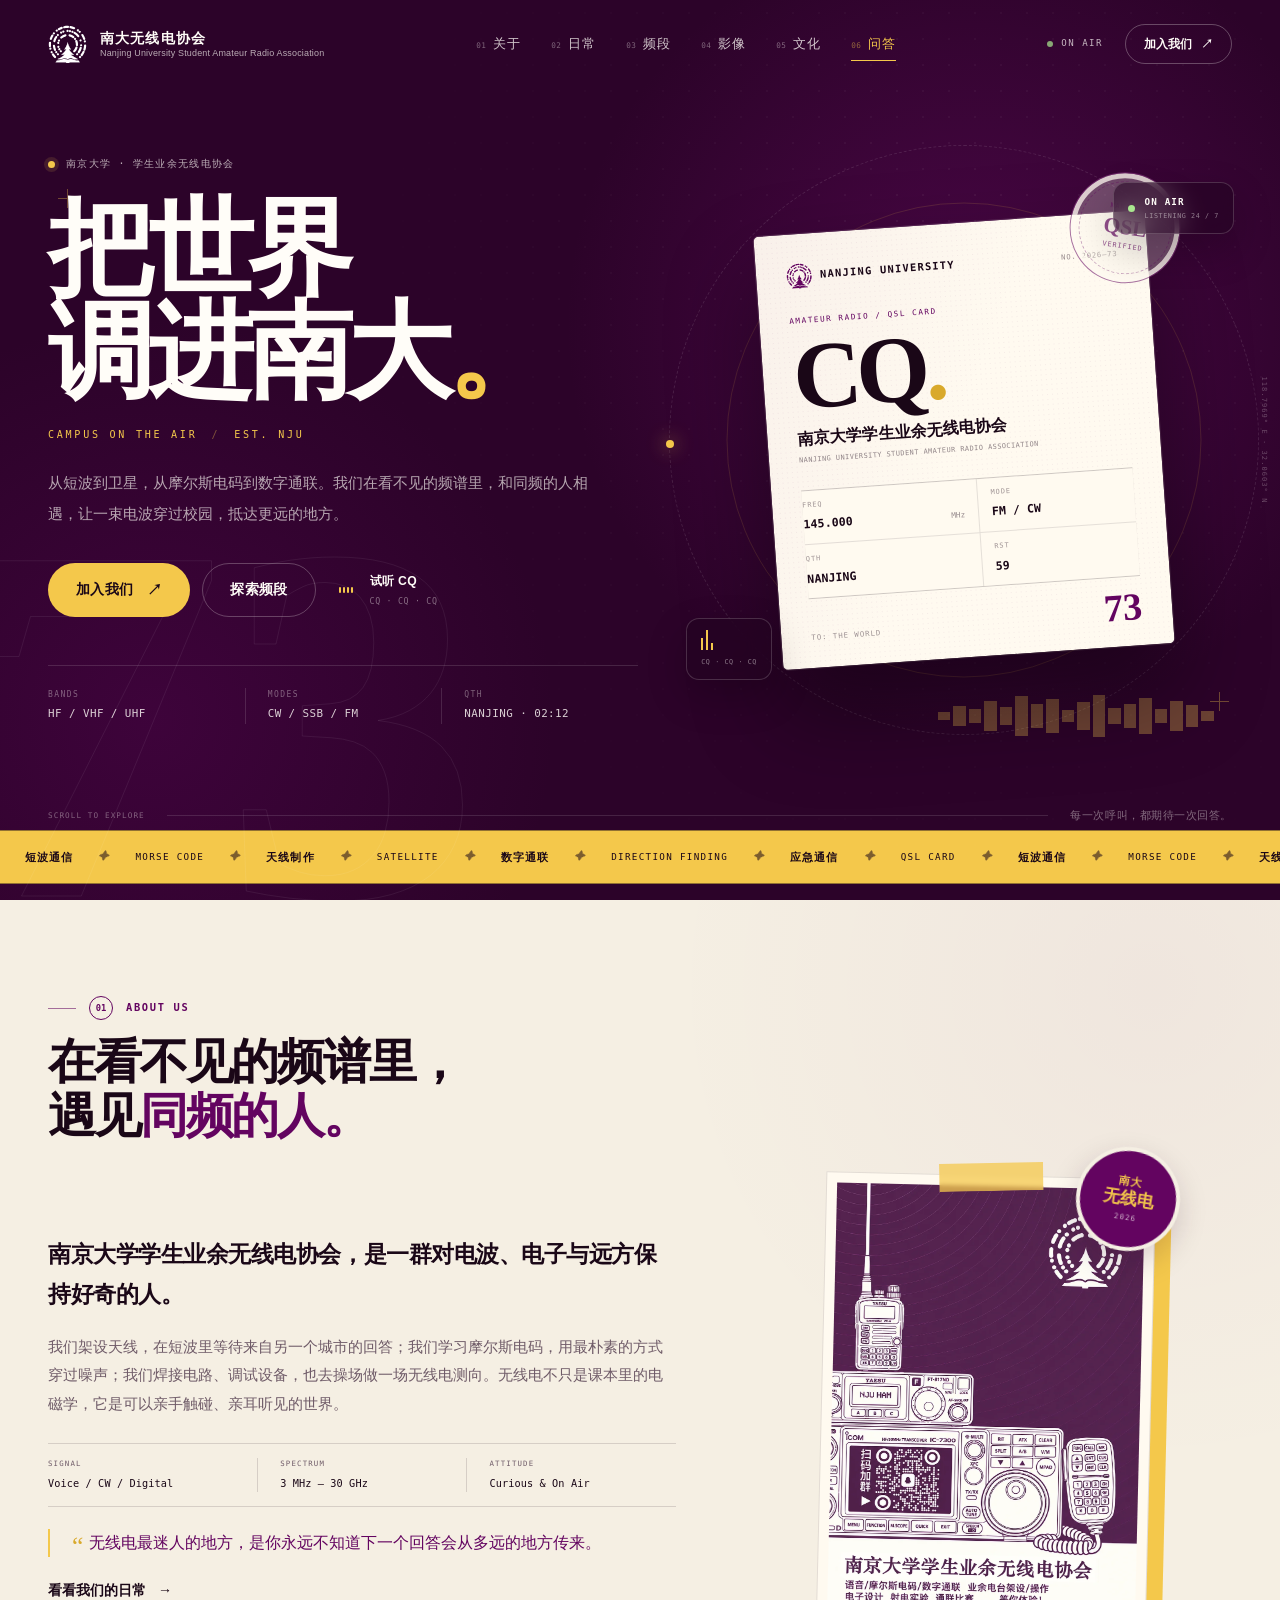
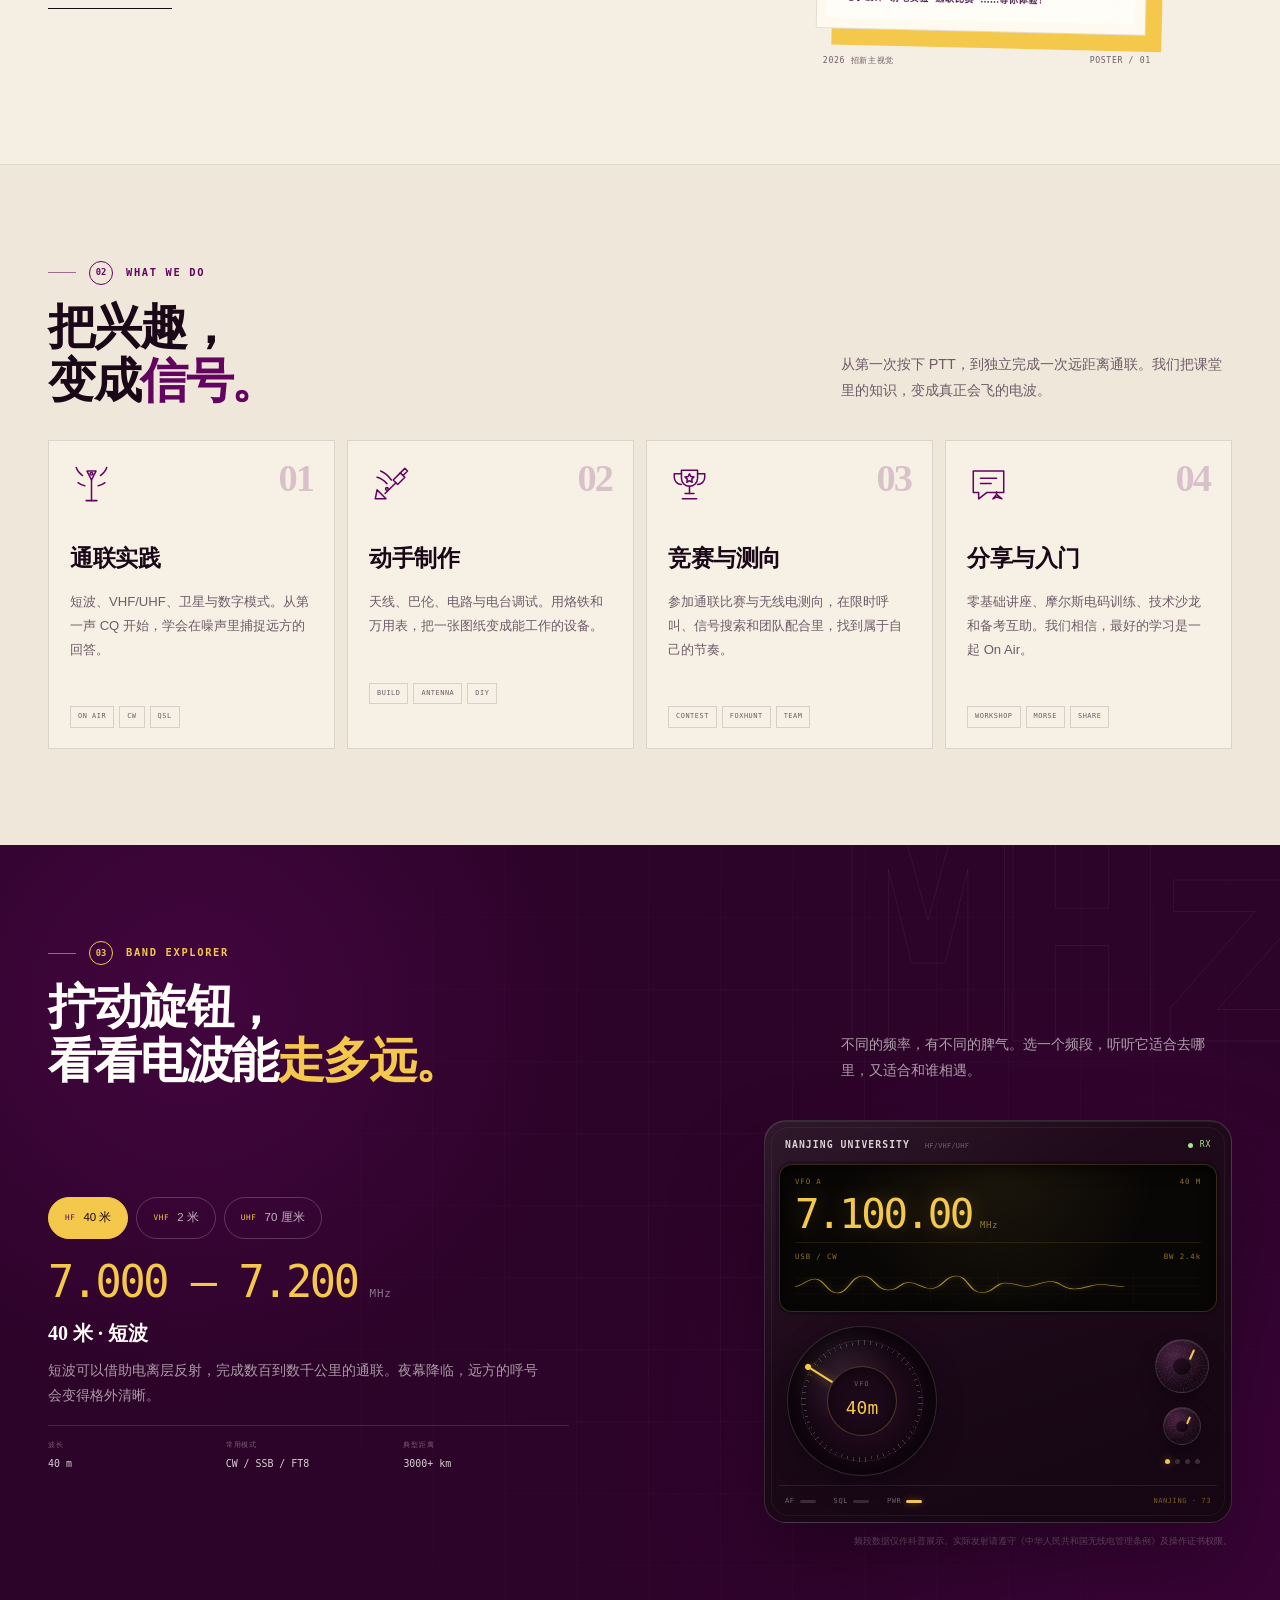
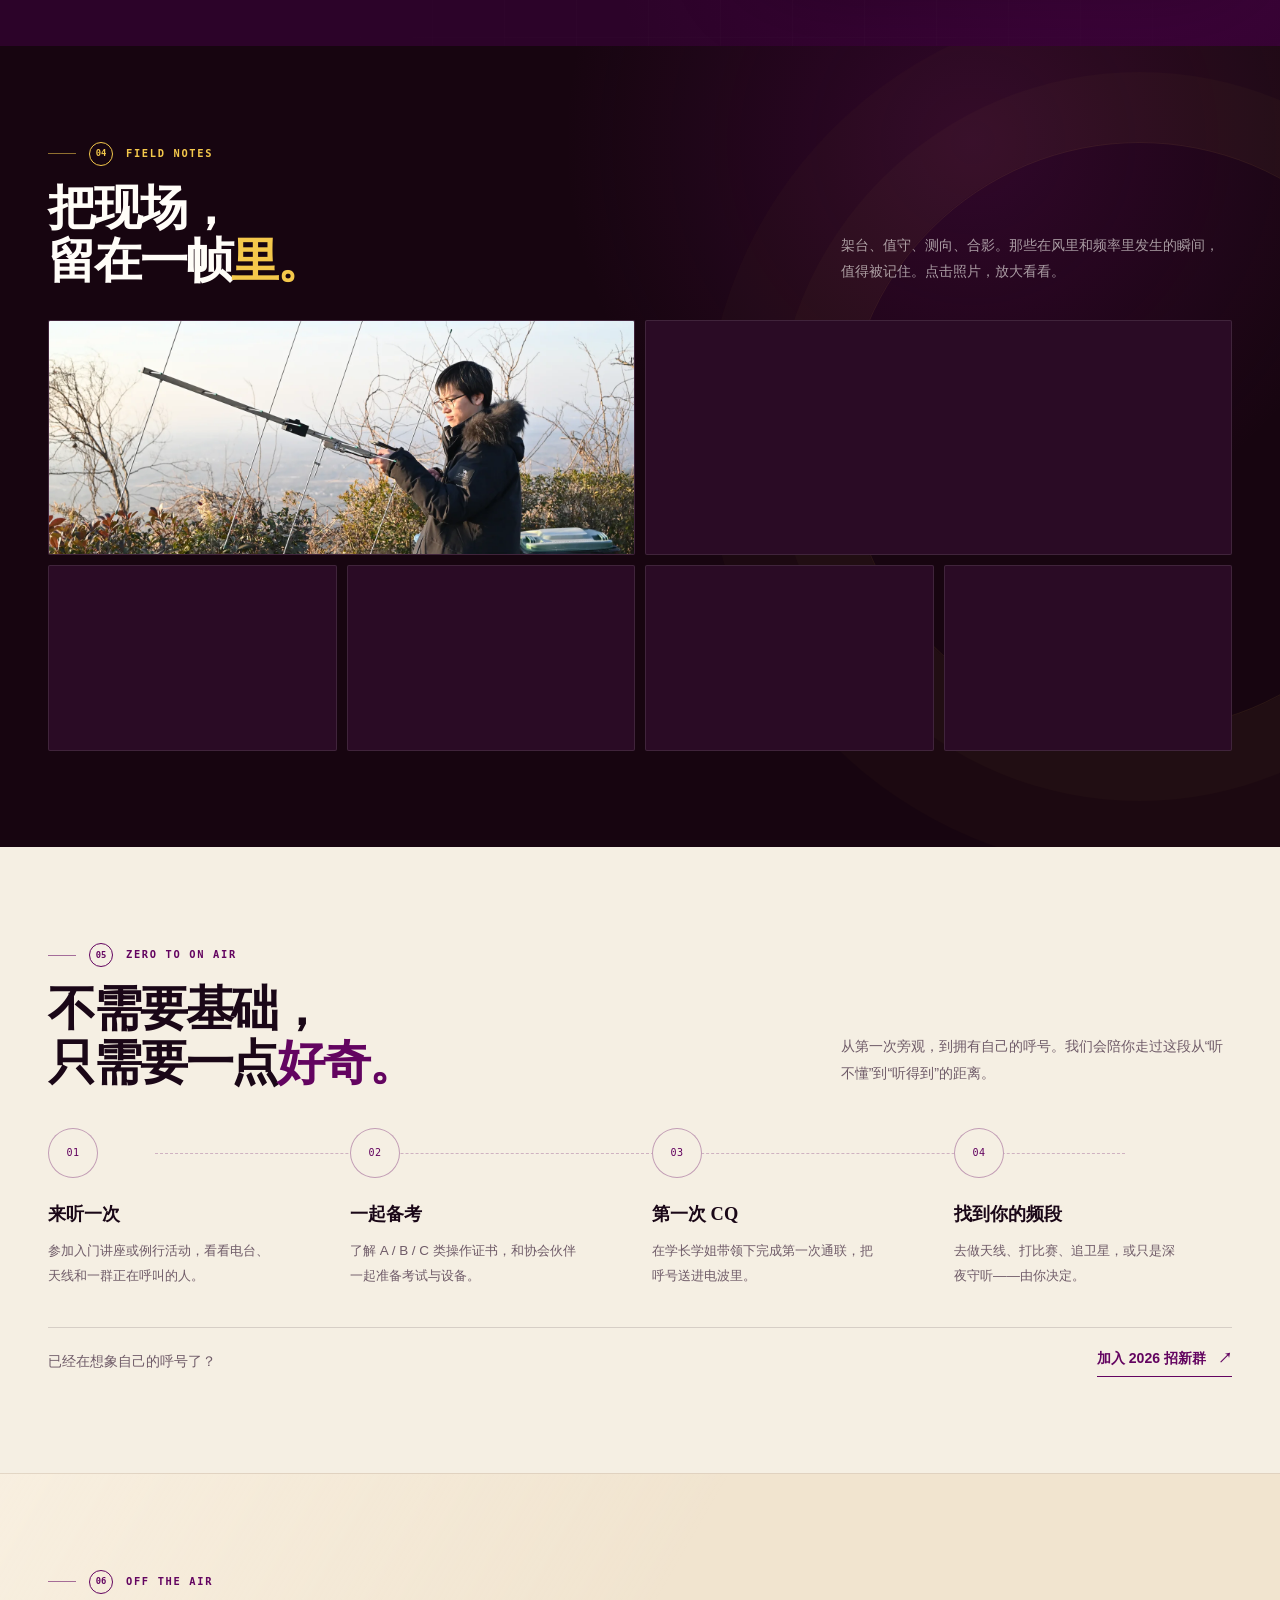
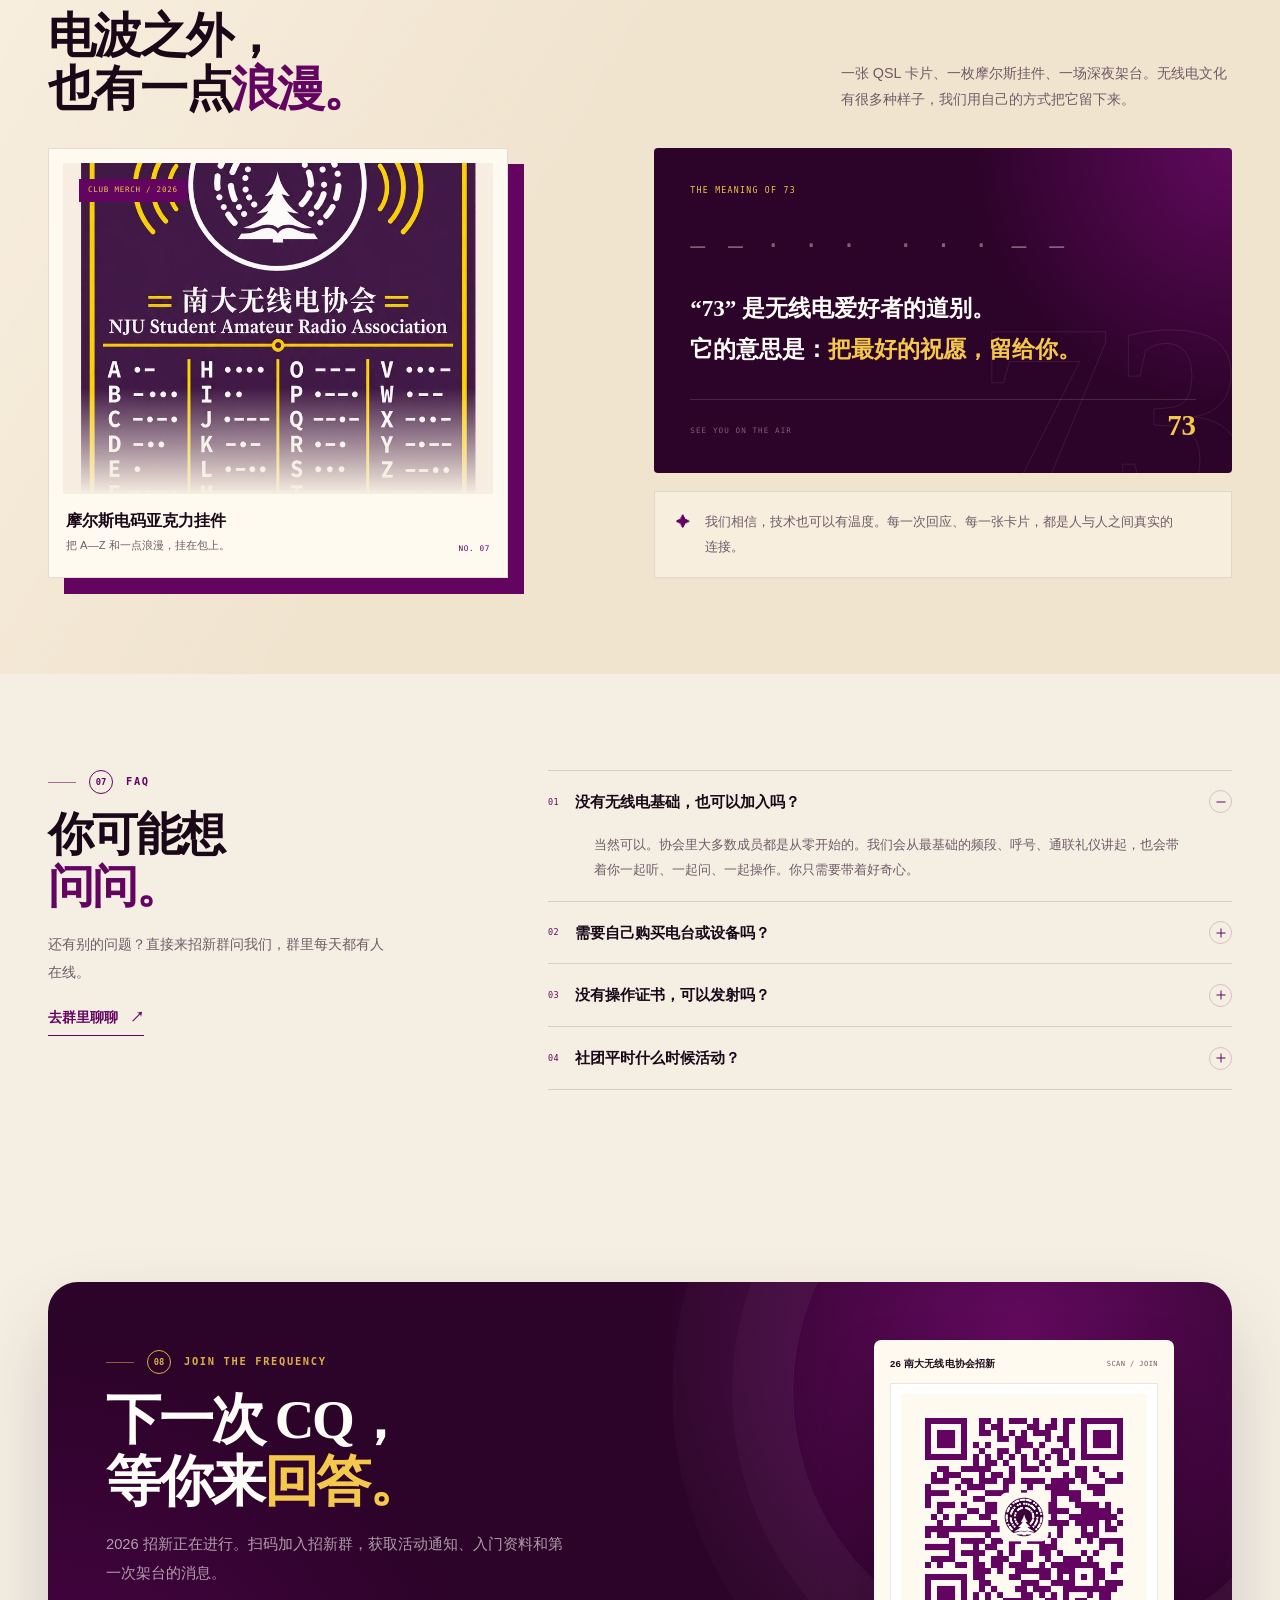
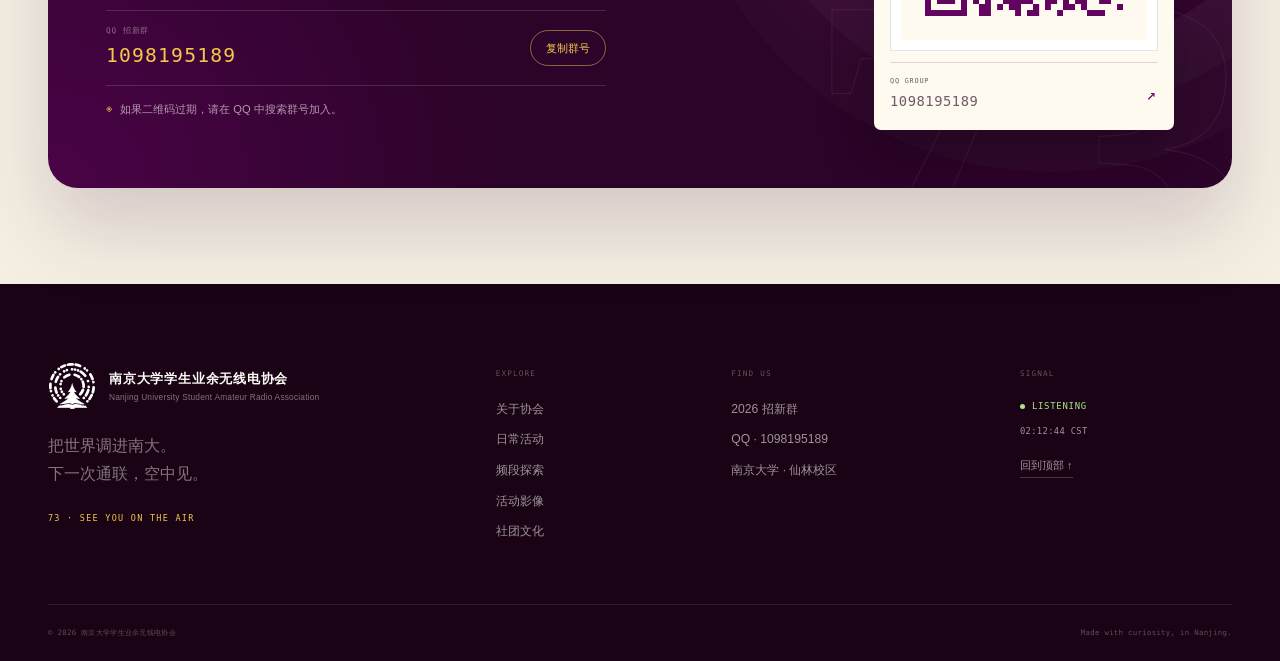
<file: index.html>
<!doctype html>
<html lang="zh-CN">
<head>
  <meta charset="utf-8">
  <meta name="viewport" content="width=device-width, initial-scale=1">
  <title>南京大学学生业余无线电协会 · Nanjing University Student Amateur Radio Association</title>
  <meta name="description" content="南京大学学生业余无线电协会——从短波到卫星，从摩尔斯电码到数字通联。在看不见的频谱里，遇见同频的人。">
  <meta name="theme-color" content="#2c0329">
  <link rel="canonical" href="https://njuham.github.io/">
  <meta property="og:type" content="website">
  <meta property="og:site_name" content="南京大学学生业余无线电协会">
  <meta property="og:locale" content="zh_CN">
  <meta property="og:url" content="https://njuham.github.io/">
  <meta property="og:title" content="南京大学学生业余无线电协会 · 把世界调进南大">
  <meta property="og:description" content="从短波到卫星，从摩尔斯电码到数字通联。南京大学学生业余无线电协会邀请你一起，让电波穿过校园，抵达更远的地方。">
  <meta property="og:image" content="https://njuham.github.io/img/og-cover.png">
  <meta property="og:image:width" content="1200">
  <meta property="og:image:height" content="630">
  <meta property="og:image:alt" content="南京大学学生业余无线电协会，把世界调进南大">
  <meta name="twitter:card" content="summary_large_image">
  <meta name="twitter:title" content="南京大学学生业余无线电协会 · 把世界调进南大">
  <meta name="twitter:description" content="从短波到卫星，从摩尔斯电码到数字通联。让一束电波穿过校园，抵达更远的地方。">
  <meta name="twitter:image" content="https://njuham.github.io/img/og-cover.png">
  <link rel="icon" href="img/favicon-32.png" sizes="32x32">
  <link rel="icon" href="img/favicon-64.png" sizes="64x64">
  <link rel="apple-touch-icon" href="img/apple-touch-icon.png">
  <link rel="stylesheet" href="assets/css/style.css">
  <script>document.documentElement.classList.add('js');</script>
  <script type="application/ld+json">
  {
    "@context": "https://schema.org",
    "@type": "Organization",
    "name": "南京大学学生业余无线电协会",
    "alternateName": "Nanjing University Student Amateur Radio Association",
    "url": "https://njuham.github.io/",
    "description": "南京大学学生业余无线电协会，开展业余无线电通联、电子制作、射电实验与通联竞赛等活动。",
    "logo": "https://njuham.github.io/img/apple-touch-icon.png"
  }
  </script>
</head>
<body>
  <a class="skip-link" href="#main">跳到主要内容</a>

  <header class="site-header" id="siteHeader">
    <div class="container header-inner">
      <a class="brand" href="#top" aria-label="南京大学学生业余无线电协会 首页">
        <span class="brand-mark" aria-hidden="true"></span>
        <span class="brand-text">
          <strong>南大无线电协会</strong>
          <small>Nanjing University Student Amateur Radio Association</small>
        </span>
      </a>

      <nav class="primary-nav" id="primaryNav" aria-label="主导航">
        <a href="#about"><span>01</span>关于</a>
        <a href="#activities"><span>02</span>日常</a>
        <a href="#bands"><span>03</span>频段</a>
        <a href="#gallery"><span>04</span>影像</a>
        <a href="#culture"><span>05</span>文化</a>
        <a href="#faq"><span>06</span>问答</a>
      </nav>

      <div class="header-actions">
        <span class="on-air"><i aria-hidden="true"></i> ON AIR</span>
        <a class="header-cta" href="#join">加入我们 <span aria-hidden="true">↗</span></a>
        <button class="menu-toggle" type="button" aria-expanded="false" aria-controls="primaryNav" aria-label="打开导航菜单">
          <span></span><span></span>
        </button>
      </div>
    </div>
    <div class="scroll-progress" aria-hidden="true"><span id="scrollBar"></span></div>
  </header>

  <main id="main">
    <section class="hero page page-hero" id="top" data-page="01" data-page-label="封面">
      <div class="hero-ambient" aria-hidden="true">
        <span class="hero-ghost">73</span>
        <span class="hero-cross cross-a"></span>
        <span class="hero-cross cross-b"></span>
      </div>

      <div class="container hero-grid">
        <div class="hero-copy">
          <p class="eyebrow hero-eyebrow" data-reveal><span class="eyebrow-dot" aria-hidden="true"></span> 南京大学 · 学生业余无线电协会</p>
          <h1 data-reveal>把世界<br><span class="hero-line">调进南大<em>。</em></span></h1>
          <p class="hero-en" data-reveal>CAMPUS ON THE AIR <span>/</span> EST. NJU</p>
          <p class="hero-desc" data-reveal>从短波到卫星，从摩尔斯电码到数字通联。我们在看不见的频谱里，和同频的人相遇，让一束电波穿过校园，抵达更远的地方。</p>

          <div class="hero-actions" data-reveal>
            <a class="button button-primary" href="#join">加入我们 <span aria-hidden="true">↗</span></a>
            <a class="button button-ghost" href="#bands">探索频段</a>
            <button class="morse-button" id="morseBtn" type="button" aria-label="播放 CQ 摩尔斯电码演示">
              <span class="equalizer" aria-hidden="true"><i></i><i></i><i></i><i></i></span>
              <span class="morse-label"><b>试听 CQ</b><small>CQ · CQ · CQ</small></span>
            </button>
          </div>

          <div class="hero-meta" data-reveal>
            <div>
              <span class="meta-label">BANDS</span>
              <strong>HF / VHF / UHF</strong>
            </div>
            <div>
              <span class="meta-label">MODES</span>
              <strong>CW / SSB / FM</strong>
            </div>
            <div>
              <span class="meta-label">QTH</span>
              <strong>NANJING · <span id="localClock">--:--</span></strong>
            </div>
          </div>
        </div>

        <div class="hero-visual" aria-hidden="true" data-reveal>
          <div class="signal-orbit orbit-outer"></div>
          <div class="signal-orbit orbit-mid"></div>
          <div class="signal-orbit orbit-inner"></div>

          <div class="qsl-card">
            <div class="qsl-top">
              <span class="qsl-brand"><span class="qsl-mark"></span> NANJING UNIVERSITY</span>
              <span class="qsl-no">NO. 2026—73</span>
            </div>
            <p class="qsl-kicker">AMATEUR RADIO / QSL CARD</p>
            <div class="qsl-call">CQ<span>.</span></div>
            <p class="qsl-cn">南京大学学生业余无线电协会</p>
            <p class="qsl-en">NANJING UNIVERSITY STUDENT AMATEUR RADIO ASSOCIATION</p>
            <div class="qsl-data">
              <div><span>FREQ</span><b>145.000</b><em>MHz</em></div>
              <div><span>MODE</span><b>FM / CW</b></div>
              <div><span>QTH</span><b>NANJING</b></div>
              <div><span>RST</span><b>59</b></div>
            </div>
            <div class="qsl-bottom">
              <span>TO: THE WORLD</span>
              <strong>73</strong>
            </div>
            <div class="qsl-stamp">
              <span>NANJING</span>
              <b>QSL</b>
              <span>VERIFIED</span>
            </div>
          </div>

          <div class="floating-chip chip-onair">
            <span class="chip-dot"></span>
            <div><b>ON AIR</b><small>LISTENING 24 / 7</small></div>
          </div>

          <div class="floating-chip chip-cq">
            <div class="cq-dots"><i></i><i></i><i></i></div>
            <small>CQ · CQ · CQ</small>
          </div>

          <div class="spectrum" aria-hidden="true">
            <i style="--h:18%"></i><i style="--h:42%"></i><i style="--h:28%"></i><i style="--h:64%"></i><i style="--h:36%"></i><i style="--h:82%"></i><i style="--h:48%"></i><i style="--h:72%"></i><i style="--h:24%"></i><i style="--h:58%"></i><i style="--h:88%"></i><i style="--h:34%"></i><i style="--h:52%"></i><i style="--h:76%"></i><i style="--h:30%"></i><i style="--h:62%"></i><i style="--h:44%"></i><i style="--h:20%"></i>
          </div>

          <p class="vertical-note">118.7969° E · 32.0603° N</p>
        </div>
      </div>

      <div class="container hero-foot">
        <span class="hero-foot-label">SCROLL TO EXPLORE</span>
        <span class="hero-foot-line" aria-hidden="true"></span>
        <span class="hero-foot-note">每一次呼叫，都期待一次回答。</span>
      </div>

      <div class="marquee hero-marquee" aria-hidden="true">
        <div class="marquee-track">
          <span class="marquee-group">
            <b>短波通信</b><i>✦</i><span>MORSE CODE</span><i>✦</i><b>天线制作</b><i>✦</i><span>SATELLITE</span><i>✦</i><b>数字通联</b><i>✦</i><span>DIRECTION FINDING</span><i>✦</i><b>应急通信</b><i>✦</i><span>QSL CARD</span><i>✦</i>
          </span>
          <span class="marquee-group">
            <b>短波通信</b><i>✦</i><span>MORSE CODE</span><i>✦</i><b>天线制作</b><i>✦</i><span>SATELLITE</span><i>✦</i><b>数字通联</b><i>✦</i><span>DIRECTION FINDING</span><i>✦</i><b>应急通信</b><i>✦</i><span>QSL CARD</span><i>✦</i>
          </span>
        </div>
      </div>
    </section>

    <section class="section about page" id="about" data-page="02" data-page-label="关于">
      <div class="container">
        <div class="section-head about-head">
          <p class="section-label" data-reveal><span>01</span> ABOUT US</p>
          <h2 data-reveal>在看不见的频谱里，<br>遇见<em>同频的人。</em></h2>
        </div>

        <div class="about-grid">
          <div class="about-copy">
            <p class="lead" data-reveal>南京大学学生业余无线电协会，是一群对电波、电子与远方保持好奇的人。</p>
            <p data-reveal>我们架设天线，在短波里等待来自另一个城市的回答；我们学习摩尔斯电码，用最朴素的方式穿过噪声；我们焊接电路、调试设备，也去操场做一场无线电测向。无线电不只是课本里的电磁学，它是可以亲手触碰、亲耳听见的世界。</p>

            <div class="signal-facts" data-reveal>
              <div>
                <span>SIGNAL</span>
                <b>Voice / CW / Digital</b>
              </div>
              <div>
                <span>SPECTRUM</span>
                <b>3 MHz — 30 GHz</b>
              </div>
              <div>
                <span>ATTITUDE</span>
                <b>Curious &amp; On Air</b>
              </div>
            </div>

            <blockquote class="about-quote" data-reveal>
              <span aria-hidden="true">“</span>
              无线电最迷人的地方，是你永远不知道下一个回答会从多远的地方传来。
            </blockquote>

            <a class="text-link" href="#activities" data-reveal>看看我们的日常 <span aria-hidden="true">→</span></a>
          </div>

          <figure class="poster-card" data-reveal>
            <div class="poster-frame">
              <img src="img/poster-2026.webp" width="1000" height="1413" alt="南京大学学生业余无线电协会 2026 招新海报，画面以电台设备与协会标志构成" loading="lazy">
              <span class="poster-tape" aria-hidden="true"></span>
            </div>
            <figcaption>
              <span>2026 招新主视觉</span>
              <span>POSTER / 01</span>
            </figcaption>
            <span class="poster-sticker" aria-hidden="true"><b>南大</b><span>无线电</span><i>2026</i></span>
          </figure>
        </div>
      </div>
    </section>

    <section class="section activities page" id="activities" data-page="03" data-page-label="日常">
      <div class="container">
        <div class="section-head section-head-split">
          <div>
            <p class="section-label" data-reveal><span>02</span> WHAT WE DO</p>
            <h2 data-reveal>把兴趣，<br>变成<em>信号。</em></h2>
          </div>
          <p class="section-intro" data-reveal>从第一次按下 PTT，到独立完成一次远距离通联。我们把课堂里的知识，变成真正会飞的电波。</p>
        </div>

        <div class="activity-grid">
          <article class="activity-card" data-reveal>
            <div class="activity-top">
              <span class="activity-icon" aria-hidden="true">
                <svg viewBox="0 0 48 48" fill="none" stroke="currentColor" stroke-width="1.7" stroke-linecap="round" stroke-linejoin="round">
                  <path d="M24 42V19"/><path d="M18 42h12"/><path d="M24 19 19 9h10l-5 10Z"/>
                  <path d="M14 14c-3.5-2.6-6-5.7-7-9M34 14c3.5-2.6 6-5.7 7-9M9 22c2.2 1.8 4.8 3 7.5 3.5M39 22c-2.2 1.8-4.8 3-7.5 3.5"/>
                  <circle cx="24" cy="12" r="1.5"/>
                </svg>
              </span>
              <span class="activity-no">01</span>
            </div>
            <h3>通联实践</h3>
            <p>短波、VHF/UHF、卫星与数字模式。从第一声 CQ 开始，学会在噪声里捕捉远方的回答。</p>
            <div class="tags"><span>ON AIR</span><span>CW</span><span>QSL</span></div>
          </article>

          <article class="activity-card" data-reveal>
            <div class="activity-top">
              <span class="activity-icon" aria-hidden="true">
                <svg viewBox="0 0 48 48" fill="none" stroke="currentColor" stroke-width="1.7" stroke-linecap="round" stroke-linejoin="round">
                  <path d="M7 40h12L9 30 7 40Z"/><path d="m18 34 12-12"/><path d="m27 19 8-8 5 5-8 8-5-5Z"/><path d="m35 11 5-5 3 3-5 5"/><path d="M9 16c4 1 8 4 11 7M13 9c5 2 9 6 12 10"/><circle cx="20" cy="29" r="1.5"/>
                </svg>
              </span>
              <span class="activity-no">02</span>
            </div>
            <h3>动手制作</h3>
            <p>天线、巴伦、电路与电台调试。用烙铁和万用表，把一张图纸变成能工作的设备。</p>
            <div class="tags"><span>BUILD</span><span>ANTENNA</span><span>DIY</span></div>
          </article>

          <article class="activity-card" data-reveal>
            <div class="activity-top">
              <span class="activity-icon" aria-hidden="true">
                <svg viewBox="0 0 48 48" fill="none" stroke="currentColor" stroke-width="1.7" stroke-linecap="round" stroke-linejoin="round">
                  <path d="M15 8h18v9a9 9 0 0 1-18 0V8Z"/><path d="M15 12H7v4a8 8 0 0 0 8 8M33 12h8v4a8 8 0 0 1-8 8"/><path d="M24 26v8"/><path d="M16 40h16M19 34h10"/>
                  <path d="m24 12 1.5 3 3.5.5-2.5 2.5.5 3.5-3-1.7-3 1.7.5-3.5L19 15.5l3.5-.5 1.5-3Z"/>
                </svg>
              </span>
              <span class="activity-no">03</span>
            </div>
            <h3>竞赛与测向</h3>
            <p>参加通联比赛与无线电测向，在限时呼叫、信号搜索和团队配合里，找到属于自己的节奏。</p>
            <div class="tags"><span>CONTEST</span><span>FOXHUNT</span><span>TEAM</span></div>
          </article>

          <article class="activity-card" data-reveal>
            <div class="activity-top">
              <span class="activity-icon" aria-hidden="true">
                <svg viewBox="0 0 48 48" fill="none" stroke="currentColor" stroke-width="1.7" stroke-linecap="round" stroke-linejoin="round">
                  <path d="M7 9h34v24H22l-9 7v-7H7V9Z"/><path d="M15 17h18M15 23h12"/><path d="M33 32v3l6 5-6-2-4 2 4-5"/>
                </svg>
              </span>
              <span class="activity-no">04</span>
            </div>
            <h3>分享与入门</h3>
            <p>零基础讲座、摩尔斯电码训练、技术沙龙和备考互助。我们相信，最好的学习是一起 On Air。</p>
            <div class="tags"><span>WORKSHOP</span><span>MORSE</span><span>SHARE</span></div>
          </article>
        </div>
      </div>
    </section>

    <section class="section bands page" id="bands" data-page="04" data-page-label="频段">
      <div class="bands-grid-bg" aria-hidden="true"></div>
      <span class="bands-watermark" aria-hidden="true">MHz</span>
      <div class="container">
        <div class="section-head section-head-split section-head-light">
          <div>
            <p class="section-label section-label-light" data-reveal><span>03</span> BAND EXPLORER</p>
            <h2 data-reveal>拧动旋钮，<br>看看电波能<em>走多远。</em></h2>
          </div>
          <p class="section-intro" data-reveal>不同的频率，有不同的脾气。选一个频段，听听它适合去哪里，又适合和谁相遇。</p>
        </div>

        <div class="band-layout">
          <div class="band-copy" data-reveal>
            <div class="band-tabs" role="tablist" aria-label="选择无线电频段">
              <button type="button" role="tab" id="tab-hf" aria-selected="true" aria-controls="bandPanel" tabindex="0" data-band="hf"><span>HF</span> 40 米</button>
              <button type="button" role="tab" id="tab-vhf" aria-selected="false" aria-controls="bandPanel" tabindex="-1" data-band="vhf"><span>VHF</span> 2 米</button>
              <button type="button" role="tab" id="tab-uhf" aria-selected="false" aria-controls="bandPanel" tabindex="-1" data-band="uhf"><span>UHF</span> 70 厘米</button>
            </div>

            <div class="band-panel" id="bandPanel" role="tabpanel" aria-labelledby="tab-hf" aria-live="polite" tabindex="0">
              <div class="band-range">
                <span id="bandRange">7.000 — 7.200</span>
                <small>MHz</small>
              </div>
              <h3 id="bandName">40 米 · 短波</h3>
              <p id="bandDesc">短波可以借助电离层反射，完成数百到数千公里的通联。夜幕降临，远方的呼号会变得格外清晰。</p>
              <dl class="band-meta">
                <div><dt>波长</dt><dd id="bandWave">40 m</dd></div>
                <div><dt>常用模式</dt><dd id="bandModes">CW / SSB / FT8</dd></div>
                <div><dt>典型距离</dt><dd id="bandDistance">3000+ km</dd></div>
              </dl>
            </div>
          </div>

          <div class="rig-wrap" data-reveal>
            <div class="rig">
              <div class="rig-top">
                <span class="rig-brand">NANJING UNIVERSITY <i>HF/VHF/UHF</i></span>
                <span class="rig-status"><i aria-hidden="true"></i> RX</span>
              </div>
              <div class="rig-screen">
                <div class="screen-label"><span>VFO A</span><span id="rigBandLabel">40 M</span></div>
                <div class="rig-frequency"><span id="rigFreq">7.100.00</span><small>MHz</small></div>
                <div class="rig-sub"><span id="rigMode">USB / CW</span><span>BW 2.4k</span></div>
                <svg class="scope" viewBox="0 0 420 64" preserveAspectRatio="none" aria-hidden="true">
                  <path class="scope-grid" d="M0 16h420M0 32h420M0 48h420M70 0v64M140 0v64M210 0v64M280 0v64M350 0v64"/>
                  <path class="scope-wave" d="M0 33c8-1 12-15 21-15s12 28 23 28 14-34 26-34 14 28 26 28 12-15 22-15 12 12 23 12 14-25 26-25 13 33 26 33 14-19 25-19 12 7 22 7 13-10 24-10 13 15 25 15 16-9 27-9 13 4 24 4"/>
                </svg>
              </div>
              <div class="rig-controls">
                <div class="dial">
                  <div class="dial-ticks" aria-hidden="true"></div>
                  <div class="dial-needle" id="dialNeedle" aria-hidden="true"></div>
                  <div class="dial-center"><span>VFO</span><b id="dialBand">40m</b></div>
                </div>
                <div class="knob-column" aria-hidden="true">
                  <div class="knob"><span></span></div>
                  <div class="knob knob-small"><span></span></div>
                  <div class="led-row"><i></i><i></i><i></i><i></i></div>
                </div>
              </div>
              <div class="rig-bottom">
                <span><i>AF</i><b></b></span>
                <span><i>SQL</i><b></b></span>
                <span><i>PWR</i><b class="lit"></b></span>
                <span class="rig-note">NANJING · 73</span>
              </div>
            </div>
            <p class="band-note">频段数据仅作科普展示。实际发射请遵守《中华人民共和国无线电管理条例》及操作证书权限。</p>
          </div>
        </div>
      </div>
    </section>

    <section class="section gallery page" id="gallery" data-page="05" data-page-label="影像">
      <span class="gallery-halo" aria-hidden="true"></span>
      <div class="container">
        <div class="section-head section-head-split section-head-light gallery-head">
          <div>
            <p class="section-label section-label-light" data-reveal><span>04</span> FIELD NOTES</p>
            <h2 data-reveal>把现场，<br>留在一帧<em>里。</em></h2>
          </div>
          <p class="section-intro" data-reveal>架台、值守、测向、合影。那些在风里和频率里发生的瞬间，值得被记住。点击照片，放大看看。</p>
        </div>

        <div class="gallery-grid" data-reveal>
          <button class="photo-card photo-card-wide" type="button" data-full="img/lightbox-field.webp">
            <img src="img/gallery-field.webp" width="1600" height="640" alt="成员在山脊上手持八木天线进行无线电测向" loading="lazy" decoding="async">
          </button>

          <button class="photo-card photo-card-wide" type="button" data-full="img/lightbox-team.webp">
            <img src="img/gallery-team.webp" width="1600" height="640" alt="协会成员在黄色帐篷下合影，桌上摆着电台设备" loading="lazy" decoding="async">
          </button>

          <button class="photo-card" type="button" data-full="img/lightbox-station.webp">
            <img src="img/gallery-station.webp" width="900" height="580" alt="成员在户外调试短波电台与电脑" loading="lazy" decoding="async">
          </button>

          <button class="photo-card" type="button" data-full="img/lightbox-operate.webp">
            <img src="img/gallery-operate.webp" width="900" height="580" alt="成员坐在桌前操作电台，旁边放着通联记录本" loading="lazy" decoding="async">
          </button>

          <button class="photo-card" type="button" data-full="img/lightbox-gear.webp">
            <img src="img/gallery-gear.webp" width="900" height="580" alt="短波电台、电源和线缆的设备特写" loading="lazy" decoding="async">
          </button>

          <button class="photo-card" type="button" data-full="img/lightbox-antenna.webp">
            <img src="img/gallery-antenna.webp" width="900" height="580" alt="两位成员在户外协作组装八木天线" loading="lazy" decoding="async">
          </button>
        </div>
      </div>
    </section>

    <section class="section path-section page" id="path" data-page="06" data-page-label="路径">
      <div class="container">
        <div class="section-head section-head-split path-head">
          <div>
            <p class="section-label" data-reveal><span>05</span> ZERO TO ON AIR</p>
            <h2 data-reveal>不需要基础，<br>只需要一点<em>好奇。</em></h2>
          </div>
          <p class="section-intro" data-reveal>从第一次旁观，到拥有自己的呼号。我们会陪你走过这段从“听不懂”到“听得到”的距离。</p>
        </div>

        <ol class="path-list">
          <li data-reveal>
            <span class="path-no">01</span>
            <div><h3>来听一次</h3><p>参加入门讲座或例行活动，看看电台、天线和一群正在呼叫的人。</p></div>
          </li>
          <li data-reveal>
            <span class="path-no">02</span>
            <div><h3>一起备考</h3><p>了解 A / B / C 类操作证书，和协会伙伴一起准备考试与设备。</p></div>
          </li>
          <li data-reveal>
            <span class="path-no">03</span>
            <div><h3>第一次 CQ</h3><p>在学长学姐带领下完成第一次通联，把呼号送进电波里。</p></div>
          </li>
          <li data-reveal>
            <span class="path-no">04</span>
            <div><h3>找到你的频段</h3><p>去做天线、打比赛、追卫星，或只是深夜守听——由你决定。</p></div>
          </li>
        </ol>

        <div class="path-cta" data-reveal>
          <span>已经在想象自己的呼号了？</span>
          <a class="text-link" href="#join">加入 2026 招新群 <span aria-hidden="true">↗</span></a>
        </div>
      </div>
    </section>

    <section class="section culture page" id="culture" data-page="07" data-page-label="文化">
      <div class="container">
        <div class="section-head section-head-split">
          <div>
            <p class="section-label" data-reveal><span>06</span> OFF THE AIR</p>
            <h2 data-reveal>电波之外，<br>也有一点<em>浪漫。</em></h2>
          </div>
          <p class="section-intro" data-reveal>一张 QSL 卡片、一枚摩尔斯挂件、一场深夜架台。无线电文化有很多种样子，我们用自己的方式把它留下来。</p>
        </div>

        <div class="culture-grid">
          <figure class="merch-card" data-reveal>
            <span class="culture-tag">CLUB MERCH / 2026</span>
            <div class="merch-image">
              <img src="img/charm.webp" width="800" height="1200" alt="南京大学学生业余无线电协会亚克力挂件，紫色背景上印有协会标志和摩尔斯电码字母表" loading="lazy">
            </div>
            <figcaption>
              <div><b>摩尔斯电码亚克力挂件</b><span>把 A—Z 和一点浪漫，挂在包上。</span></div>
              <span class="merch-no">NO. 07</span>
            </figcaption>
          </figure>

          <div class="culture-side">
            <div class="quote-card" data-reveal>
              <span class="quote-label">THE MEANING OF 73</span>
              <div class="morse-73" role="img" aria-label="73 的摩尔斯电码：长长短短短短，短短短长长">— — · · ·&nbsp;&nbsp;· · · — —</div>
              <blockquote>“73” 是无线电爱好者的道别。<br>它的意思是：<em>把最好的祝愿，留给你。</em></blockquote>
              <div class="quote-foot"><span>SEE YOU ON THE AIR</span><strong>73</strong></div>
            </div>

            <div class="culture-note" data-reveal>
              <span class="culture-note-icon" aria-hidden="true">✦</span>
              <p>我们相信，技术也可以有温度。每一次回应、每一张卡片，都是人与人之间真实的连接。</p>
            </div>
          </div>
        </div>
      </div>
    </section>

    <section class="section faq page" id="faq" data-page="08" data-page-label="问答">
      <div class="container faq-layout">
        <div class="faq-head">
          <p class="section-label" data-reveal><span>07</span> FAQ</p>
          <h2 data-reveal>你可能想<br><em>问问。</em></h2>
          <p data-reveal>还有别的问题？直接来招新群问我们，群里每天都有人在线。</p>
          <a class="text-link" href="#join" data-reveal>去群里聊聊 <span aria-hidden="true">↗</span></a>
        </div>

        <div class="faq-list" data-reveal>
          <details class="faq-item" open>
            <summary><span>01</span>没有无线电基础，也可以加入吗？<i aria-hidden="true"></i></summary>
            <div class="faq-answer"><p>当然可以。协会里大多数成员都是从零开始的。我们会从最基础的频段、呼号、通联礼仪讲起，也会带着你一起听、一起问、一起操作。你只需要带着好奇心。</p></div>
          </details>
          <details class="faq-item">
            <summary><span>02</span>需要自己购买电台或设备吗？<i aria-hidden="true"></i></summary>
            <div class="faq-answer"><p>入门阶段不需要。协会会在活动中提供可用的设备和器材，也会给出适合新手的设备建议。等你真正找到感兴趣的方向，再考虑自己的第一台手持台或短波台也不迟。</p></div>
          </details>
          <details class="faq-item">
            <summary><span>03</span>没有操作证书，可以发射吗？<i aria-hidden="true"></i></summary>
            <div class="faq-answer"><p>依法依规，发射需要相应的业余无线电台操作技术能力证明。协会会组织备考资料分享和互助学习，帮助大家了解 A / B / C 类操作证书的报考流程。在取得资质之前，可以先从守听和接收开始。</p></div>
          </details>
          <details class="faq-item">
            <summary><span>04</span>社团平时什么时候活动？<i aria-hidden="true"></i></summary>
            <div class="faq-answer"><p>常规活动通常安排在课余时间，具体时间、地点和当周安排会提前在招新群和会员群公告。除了例行活动，也会有架台、比赛、讲座和临时起意的深夜通联。</p></div>
          </details>
        </div>
      </div>
    </section>

    <section class="section join page" id="join" data-page="09" data-page-label="加入">
      <div class="container">
        <div class="join-card">
          <span class="join-73" aria-hidden="true">73</span>
          <div class="join-copy" data-reveal>
            <p class="section-label section-label-light"><span>08</span> JOIN THE FREQUENCY</p>
            <h2>下一次 CQ，<br>等你来<em>回答。</em></h2>
            <p>2026 招新正在进行。扫码加入招新群，获取活动通知、入门资料和第一次架台的消息。</p>

            <div class="join-contact">
              <div class="qq-line">
                <span>QQ 招新群</span>
                <strong id="qqNumber">1098195189</strong>
              </div>
              <button class="copy-button" type="button" data-copy="1098195189" aria-label="复制 QQ 群号 1098195189">复制群号</button>
            </div>

            <p class="join-hint"><span aria-hidden="true">◉</span> 如果二维码过期，请在 QQ 中搜索群号加入。</p>
          </div>

          <div class="qr-card" data-reveal>
            <div class="qr-card-top">
              <span>26 南大无线电协会招新</span>
              <span>SCAN / JOIN</span>
            </div>
            <div class="qr-image">
              <img src="img/join-qr.png" width="960" height="960" alt="2026 南京大学学生业余无线电协会招新 QQ 群二维码" loading="lazy">
            </div>
            <div class="qr-card-bottom">
              <div><span>QQ GROUP</span><b>1098195189</b></div>
              <span class="qr-arrow" aria-hidden="true">↗</span>
            </div>
          </div>
        </div>
      </div>
    </section>
  </main>

  <nav class="page-pager" id="pagePager" aria-label="页面切换">
    <span class="pager-count"><b id="pagerCurrent">01</b><span>/ 09</span></span>
    <div class="pager-dots" role="group" aria-label="跳转到页面">
      <button type="button" data-page-index="0" data-label="封面" class="is-active" aria-label="第 1 页：封面" aria-current="true"><span></span></button>
      <button type="button" data-page-index="1" data-label="关于" aria-label="第 2 页：关于"><span></span></button>
      <button type="button" data-page-index="2" data-label="日常" aria-label="第 3 页：日常"><span></span></button>
      <button type="button" data-page-index="3" data-label="频段" aria-label="第 4 页：频段"><span></span></button>
      <button type="button" data-page-index="4" data-label="影像" aria-label="第 5 页：活动影像"><span></span></button>
      <button type="button" data-page-index="5" data-label="路径" aria-label="第 6 页：入门路径"><span></span></button>
      <button type="button" data-page-index="6" data-label="文化" aria-label="第 7 页：社团文化"><span></span></button>
      <button type="button" data-page-index="7" data-label="问答" aria-label="第 8 页：常见问题"><span></span></button>
      <button type="button" data-page-index="8" data-label="加入" aria-label="第 9 页：加入我们"><span></span></button>
    </div>
    <div class="pager-nav">
      <button type="button" id="pagePrev" aria-label="上一页" disabled>↑</button>
      <button type="button" id="pageNext" aria-label="下一页">↓</button>
    </div>
  </nav>

  <dialog class="photo-dialog" id="photoDialog" aria-label="活动照片预览">
    <div class="photo-dialog-shell">
      <button class="photo-dialog-close" id="photoDialogClose" type="button" aria-label="关闭大图">×</button>
      <div class="photo-dialog-stage">
        <button class="photo-dialog-nav photo-dialog-prev" id="photoDialogPrev" type="button" aria-label="上一张照片">←</button>
        <img id="photoDialogImage" src="img/gallery-field.webp" alt="">
        <button class="photo-dialog-nav photo-dialog-next" id="photoDialogNext" type="button" aria-label="下一张照片">→</button>
      </div>
    </div>
  </dialog>

  <footer class="site-footer">
    <div class="container">
      <div class="footer-top">
        <div class="footer-brand">
          <a href="#top" class="footer-logo" aria-label="回到首页">
            <span class="brand-mark" aria-hidden="true"></span>
            <span><b>南京大学学生业余无线电协会</b><small>Nanjing University Student Amateur Radio Association</small></span>
          </a>
          <p>把世界调进南大。<br>下一次通联，空中见。</p>
          <span class="footer-sign">73 · SEE YOU ON THE AIR</span>
        </div>

        <div class="footer-col">
          <span class="footer-title">EXPLORE</span>
          <a href="#about">关于协会</a>
          <a href="#activities">日常活动</a>
          <a href="#bands">频段探索</a>
          <a href="#gallery">活动影像</a>
          <a href="#culture">社团文化</a>
        </div>

        <div class="footer-col">
          <span class="footer-title">FIND US</span>
          <a href="#join">2026 招新群</a>
          <span>QQ · 1098195189</span>
          <span>南京大学 · 仙林校区</span>
        </div>

        <div class="footer-col footer-col-end">
          <span class="footer-title">SIGNAL</span>
          <span class="footer-status"><i aria-hidden="true"></i> LISTENING</span>
          <span id="footerClock">--:--:-- CST</span>
          <a href="#top" class="back-top">回到顶部 <span aria-hidden="true">↑</span></a>
        </div>
      </div>

      <div class="footer-bottom">
        <span>© 2026 南京大学学生业余无线电协会</span>
        <span>Made with curiosity, in Nanjing.</span>
      </div>
    </div>
  </footer>

  <div class="toast" id="toast" role="status" aria-live="polite"></div>

  <script src="assets/js/main.js"></script>
</body>
</html>
</file>
<file: assets/css/style.css>
/* =========================================================
   Nanjing University Student Amateur Radio Association
   Static homepage styles
   ========================================================= */

:root {
  --ink: #1a0717;
  --purple-950: #2c0329;
  --purple-900: #3b0636;
  --purple: #630460;
  --purple-600: #7c0d77;
  --purple-300: #b874b2;
  --gold: #f4c84b;
  --gold-deep: #d9a92b;
  --cream: #f5efe3;
  --cream-deep: #efe7d9;
  --paper: #fffaf0;
  --white: #fffdf8;
  --muted: #6f5b68;
  --line: rgba(26, 7, 23, 0.14);
  --line-light: rgba(255, 253, 248, 0.16);
  --success: #a9e78f;
  --font-display: "Noto Serif SC", "Source Han Serif SC", "Songti SC", "STSong", "SimSun", serif;
  --font-sans: "Noto Sans SC", "Source Han Sans SC", "PingFang SC", "HarmonyOS Sans SC", "Microsoft YaHei", sans-serif;
  --font-mono: "Cascadia Mono", "SFMono-Regular", "Consolas", "DejaVu Sans Mono", monospace;
  --container: 1200px;
  --gutter: clamp(24px, 4vw, 48px);
  --header-h: 88px;
  --ease: cubic-bezier(0.22, 1, 0.36, 1);
}

*,
*::before,
*::after {
  box-sizing: border-box;
}

html {
  scroll-behavior: smooth;
  scroll-padding-top: 100px;
  -webkit-text-size-adjust: 100%;
}

body {
  margin: 0;
  background: var(--cream);
  color: var(--ink);
  font-family: var(--font-sans);
  font-size: 16px;
  line-height: 1.7;
  text-rendering: optimizeLegibility;
  -webkit-font-smoothing: antialiased;
  overflow-x: hidden;
}

body.nav-open {
  overflow: hidden;
}

::selection {
  background: var(--gold);
  color: var(--ink);
}

img {
  display: block;
  max-width: 100%;
}

svg {
  display: block;
}

a {
  color: inherit;
  text-decoration: none;
}

button,
input,
summary {
  font: inherit;
}

button {
  color: inherit;
}

h1,
h2,
h3,
p,
figure,
blockquote,
dl,
dd {
  margin: 0;
}

h1,
h2,
h3 {
  text-wrap: balance;
}

p {
  text-wrap: pretty;
}

ul,
ol {
  margin: 0;
  padding: 0;
  list-style: none;
}

:focus-visible {
  outline: 2px solid var(--gold);
  outline-offset: 4px;
}

.container {
  width: min(var(--container), calc(100% - var(--gutter) * 2));
  margin-inline: auto;
}

.skip-link {
  position: fixed;
  top: 10px;
  left: 10px;
  z-index: 500;
  padding: 10px 18px;
  background: var(--gold);
  color: var(--ink);
  border-radius: 999px;
  transform: translateY(-180%);
  transition: transform 0.2s ease;
}

.skip-link:focus {
  transform: translateY(0);
}

/* ---------- Reveal ---------- */

.js [data-reveal] {
  opacity: 0;
  transform: translateY(24px);
  transition:
    opacity 0.8s var(--ease),
    transform 0.8s var(--ease);
  transition-delay: var(--reveal-delay, 0s);
}

.js [data-reveal].is-visible {
  opacity: 1;
  transform: translateY(0);
}

/* ---------- Typography helpers ---------- */

.section {
  position: relative;
  padding-block: clamp(96px, 10vw, 150px);
  scroll-margin-top: 90px;
}

.section-label {
  display: flex;
  align-items: center;
  gap: 13px;
  margin-bottom: 28px;
  font-family: var(--font-mono);
  font-size: 0.65rem;
  font-weight: 600;
  letter-spacing: 0.16em;
  text-transform: uppercase;
  color: var(--purple);
}

.section-label::before {
  content: "";
  width: 28px;
  height: 1px;
  background: currentColor;
  opacity: 0.55;
}

.section-label span {
  display: inline-grid;
  place-items: center;
  width: 24px;
  height: 24px;
  border: 1px solid currentColor;
  border-radius: 50%;
  font-size: 0.55rem;
  letter-spacing: 0;
}

.section-label-light {
  color: var(--gold);
}

.section h2,
.join h2 {
  font-family: var(--font-display);
  font-size: clamp(2.55rem, 5.1vw, 4.5rem);
  font-weight: 900;
  line-height: 1.16;
  letter-spacing: -0.045em;
}

.section h2 em,
.join h2 em {
  font-style: normal;
  color: var(--purple);
}

.section-head {
  margin-bottom: clamp(52px, 6vw, 80px);
}

.section-head-split {
  display: grid;
  grid-template-columns: minmax(0, 1.18fr) minmax(280px, 0.62fr);
  align-items: end;
  gap: 48px;
}

.section-intro {
  max-width: 430px;
  padding-bottom: 9px;
  color: var(--muted);
  font-size: 0.96rem;
  line-height: 1.95;
}

.section-head-light h2 {
  color: var(--white);
}

.section-head-light h2 em {
  color: var(--gold);
}

.section-head-light .section-intro {
  color: rgba(255, 253, 248, 0.62);
}

/* ---------- Buttons & links ---------- */

.button {
  display: inline-flex;
  align-items: center;
  justify-content: center;
  gap: 14px;
  min-height: 54px;
  padding: 0 27px;
  border: 1px solid transparent;
  border-radius: 999px;
  font-size: 0.88rem;
  font-weight: 700;
  letter-spacing: 0.02em;
  transition:
    background 0.3s ease,
    color 0.3s ease,
    border-color 0.3s ease,
    transform 0.3s var(--ease);
}

.button span {
  font-size: 1.08em;
  transition: transform 0.3s var(--ease);
}

.button:hover span {
  transform: translate(3px, -3px);
}

.button-primary {
  background: var(--gold);
  color: var(--ink);
}

.button-primary:hover {
  background: var(--white);
  transform: translateY(-2px);
}

.button-ghost {
  border-color: rgba(255, 253, 248, 0.25);
  color: var(--white);
}

.button-ghost:hover {
  border-color: var(--gold);
  color: var(--gold);
}

.text-link {
  display: inline-flex;
  align-items: center;
  gap: 12px;
  padding-bottom: 5px;
  border-bottom: 1px solid currentColor;
  font-size: 0.88rem;
  font-weight: 700;
  transition: color 0.25s ease;
}

.text-link span {
  transition: transform 0.3s var(--ease);
}

.text-link:hover {
  color: var(--purple);
}

.text-link:hover span {
  transform: translateX(5px);
}

/* =========================================================
   Header
   ========================================================= */

.site-header {
  position: fixed;
  inset: 0 0 auto;
  z-index: 100;
  color: var(--white);
  transition:
    background 0.4s ease,
    color 0.4s ease,
    box-shadow 0.4s ease;
}

.site-header.scrolled {
  background: rgba(247, 242, 233, 0.9);
  color: var(--ink);
  box-shadow: 0 1px 0 var(--line);
  -webkit-backdrop-filter: blur(18px);
  backdrop-filter: blur(18px);
}

.header-inner {
  display: flex;
  align-items: center;
  gap: 28px;
  height: var(--header-h);
  transition: height 0.4s var(--ease);
}

.site-header.scrolled .header-inner {
  height: 72px;
}

.brand {
  display: inline-flex;
  align-items: center;
  gap: 13px;
  flex: none;
}

.brand-mark {
  display: block;
  width: 39px;
  height: 39px;
  flex: none;
  background: url("../../img/mark-white.svg") center / contain no-repeat;
  transition: transform 0.5s var(--ease);
}

.site-header.scrolled .brand-mark {
  background-image: url("../../img/mark-purple.svg");
}

.brand:hover .brand-mark {
  transform: rotate(-8deg) scale(1.04);
}

.brand-text {
  display: flex;
  flex-direction: column;
  gap: 2px;
  line-height: 1.15;
}

.brand-text strong {
  font-family: var(--font-sans);
  font-size: 0.88rem;
  font-weight: 700;
  letter-spacing: 0.08em;
}

.brand-text small {
  font-size: 0.56rem;
  letter-spacing: 0.02em;
  opacity: 0.68;
  white-space: nowrap;
}

.primary-nav {
  display: flex;
  align-items: center;
  gap: clamp(18px, 2.4vw, 34px);
  margin-inline: auto;
}

.primary-nav a {
  position: relative;
  display: inline-flex;
  align-items: baseline;
  gap: 7px;
  padding: 6px 0;
  font-size: 0.8rem;
  font-weight: 500;
  letter-spacing: 0.04em;
  opacity: 0.78;
  transition:
    opacity 0.25s ease,
    color 0.25s ease;
}

.primary-nav a span {
  font-family: var(--font-mono);
  font-size: 0.48rem;
  opacity: 0.5;
}

.primary-nav a::after {
  content: "";
  position: absolute;
  right: 0;
  bottom: 0;
  left: 0;
  height: 1px;
  background: var(--gold);
  transform: scaleX(0);
  transform-origin: right;
  transition: transform 0.35s var(--ease);
}

.primary-nav a:hover,
.primary-nav a.is-active {
  opacity: 1;
  color: var(--gold);
}

.site-header.scrolled .primary-nav a:hover,
.site-header.scrolled .primary-nav a.is-active {
  color: var(--purple);
}

.primary-nav a:hover::after,
.primary-nav a.is-active::after {
  transform: scaleX(1);
  transform-origin: left;
}

.header-actions {
  display: flex;
  align-items: center;
  gap: 22px;
  flex: none;
}

.on-air {
  display: inline-flex;
  align-items: center;
  gap: 8px;
  font-family: var(--font-mono);
  font-size: 0.57rem;
  letter-spacing: 0.16em;
  opacity: 0.72;
}

.on-air i {
  width: 6px;
  height: 6px;
  border-radius: 50%;
  background: var(--success);
  box-shadow: 0 0 0 0 rgba(169, 231, 143, 0.5);
  animation: ledPulse 2s infinite;
}

.header-cta {
  display: inline-flex;
  align-items: center;
  gap: 9px;
  min-height: 40px;
  padding: 0 18px;
  border: 1px solid rgba(255, 253, 248, 0.28);
  border-radius: 999px;
  font-size: 0.74rem;
  font-weight: 600;
  transition:
    background 0.3s ease,
    border-color 0.3s ease,
    color 0.3s ease;
}

.header-cta span {
  transition: transform 0.3s var(--ease);
}

.header-cta:hover {
  border-color: var(--gold);
  background: var(--gold);
  color: var(--ink);
}

.header-cta:hover span {
  transform: translate(2px, -2px);
}

.site-header.scrolled .header-cta {
  border-color: var(--purple);
  background: var(--purple);
  color: var(--white);
}

.site-header.scrolled .header-cta:hover {
  border-color: var(--gold);
  background: var(--gold);
  color: var(--ink);
}

.menu-toggle {
  display: none;
  position: relative;
  width: 42px;
  height: 42px;
  padding: 0;
  border: 1px solid rgba(255, 253, 248, 0.25);
  border-radius: 50%;
  background: transparent;
  cursor: pointer;
}

.site-header.scrolled .menu-toggle {
  border-color: var(--line);
}

.menu-toggle span {
  position: absolute;
  top: 50%;
  left: 50%;
  width: 16px;
  height: 1px;
  background: currentColor;
  transform: translate(-50%, -50%);
  transition: transform 0.3s var(--ease);
}

.menu-toggle span:first-child {
  transform: translate(-50%, calc(-50% - 4px));
}

.menu-toggle span:last-child {
  transform: translate(-50%, calc(-50% + 4px));
}

.nav-open .menu-toggle span:first-child {
  transform: translate(-50%, -50%) rotate(45deg);
}

.nav-open .menu-toggle span:last-child {
  transform: translate(-50%, -50%) rotate(-45deg);
}

.scroll-progress {
  height: 2px;
  background: transparent;
}

.scroll-progress span {
  display: block;
  width: 0;
  height: 100%;
  background: var(--gold);
}

/* =========================================================
   Hero
   ========================================================= */

.hero {
  position: relative;
  min-height: 100svh;
  overflow: hidden;
  padding: 150px 0 56px;
  background:
    radial-gradient(circle at 76% 36%, rgba(124, 13, 119, 0.38), transparent 36%),
    radial-gradient(circle at 12% 80%, rgba(99, 4, 96, 0.32), transparent 30%),
    var(--purple-950);
  color: var(--white);
}

.hero::before {
  content: "";
  position: absolute;
  inset: 0;
  pointer-events: none;
  background-image: radial-gradient(rgba(255, 253, 248, 0.14) 0.8px, transparent 0.8px);
  background-size: 26px 26px;
  -webkit-mask-image: radial-gradient(circle at 75% 35%, #000 0, transparent 55%);
  mask-image: radial-gradient(circle at 75% 35%, #000 0, transparent 55%);
  opacity: 0.42;
}

.hero-ambient {
  position: absolute;
  inset: 0;
  pointer-events: none;
}

.hero-ghost {
  position: absolute;
  bottom: -5rem;
  left: -2rem;
  font-family: var(--font-display);
  font-size: clamp(22rem, 40vw, 42rem);
  font-weight: 900;
  line-height: 1;
  color: transparent;
  -webkit-text-stroke: 1px rgba(255, 253, 248, 0.065);
  user-select: none;
}

.hero-cross {
  position: absolute;
  width: 19px;
  height: 19px;
  opacity: 0.35;
}

.hero-cross::before,
.hero-cross::after {
  content: "";
  position: absolute;
  background: var(--gold);
}

.hero-cross::before {
  top: 9px;
  left: 0;
  width: 19px;
  height: 1px;
}

.hero-cross::after {
  top: 0;
  left: 9px;
  width: 1px;
  height: 19px;
}

.cross-a {
  top: 21%;
  left: 4.5%;
}

.cross-b {
  right: 4%;
  bottom: 21%;
}

.hero-grid {
  position: relative;
  z-index: 2;
  display: grid;
  grid-template-columns: minmax(0, 1.06fr) minmax(440px, 0.94fr);
  align-items: center;
  gap: 44px;
}

.hero-eyebrow {
  display: flex;
  align-items: center;
  gap: 11px;
  margin-bottom: 25px;
  font-family: var(--font-mono);
  font-size: 0.62rem;
  letter-spacing: 0.13em;
  color: rgba(255, 253, 248, 0.68);
}

.eyebrow-dot {
  width: 7px;
  height: 7px;
  border-radius: 50%;
  background: var(--gold);
  box-shadow: 0 0 0 4px rgba(244, 200, 75, 0.12);
}

.hero h1 {
  font-family: var(--font-display);
  font-size: clamp(4.3rem, 8.3vw, 7.9rem);
  font-weight: 900;
  line-height: 0.97;
  letter-spacing: -0.06em;
}

.hero h1 em {
  font-style: normal;
  color: var(--gold);
}

.hero-en {
  display: flex;
  align-items: center;
  gap: 14px;
  margin-top: 22px;
  font-family: var(--font-mono);
  font-size: 0.63rem;
  letter-spacing: 0.27em;
  color: var(--gold);
}

.hero-en span {
  opacity: 0.4;
}

.hero-desc {
  max-width: 555px;
  margin-top: 25px;
  color: rgba(255, 253, 248, 0.65);
  font-size: 0.96rem;
  line-height: 2;
}

.hero-actions {
  display: flex;
  flex-wrap: wrap;
  align-items: center;
  gap: 12px;
  margin-top: 33px;
}

.morse-button {
  display: inline-flex;
  align-items: center;
  gap: 12px;
  padding: 8px 6px;
  border: 0;
  background: transparent;
  cursor: pointer;
  text-align: left;
}

.equalizer {
  display: flex;
  align-items: center;
  justify-content: center;
  gap: 2px;
  width: 24px;
  height: 28px;
  flex: none;
}

.equalizer i {
  width: 2px;
  height: 6px;
  border-radius: 2px;
  background: var(--gold);
  transform-origin: center;
}

.morse-button:hover .equalizer i,
.morse-button.is-playing .equalizer i {
  animation: equalize 0.75s ease-in-out infinite alternate;
}

.morse-button.is-playing .equalizer i:nth-child(2) {
  animation-delay: 0.12s;
}

.morse-button.is-playing .equalizer i:nth-child(3) {
  animation-delay: 0.24s;
}

.morse-button.is-playing .equalizer i:nth-child(4) {
  animation-delay: 0.36s;
}

.morse-label {
  display: flex;
  flex-direction: column;
  gap: 2px;
}

.morse-label b {
  font-size: 0.76rem;
  font-weight: 600;
  letter-spacing: 0.03em;
  transition: color 0.25s ease;
}

.morse-label small {
  font-family: var(--font-mono);
  font-size: 0.52rem;
  letter-spacing: 0.08em;
  color: rgba(255, 253, 248, 0.42);
}

.morse-button:hover .morse-label b,
.morse-button.is-playing .morse-label b {
  color: var(--gold);
}

.hero-meta {
  display: grid;
  grid-template-columns: repeat(3, 1fr);
  max-width: 590px;
  margin-top: 48px;
  padding-top: 22px;
  border-top: 1px solid rgba(255, 253, 248, 0.13);
}

.hero-meta > div {
  display: flex;
  flex-direction: column;
  gap: 4px;
  padding-right: 16px;
}

.hero-meta > div + div {
  padding-left: 22px;
  border-left: 1px solid rgba(255, 253, 248, 0.13);
}

.meta-label {
  font-family: var(--font-mono);
  font-size: 0.5rem;
  letter-spacing: 0.18em;
  color: rgba(255, 253, 248, 0.38);
}

.hero-meta strong {
  font-family: var(--font-mono);
  font-size: 0.68rem;
  font-weight: 500;
  letter-spacing: 0.04em;
  color: rgba(255, 253, 248, 0.82);
  white-space: nowrap;
}

/* Hero visual */

.hero-visual {
  position: relative;
  display: flex;
  align-items: center;
  justify-content: center;
  min-height: 620px;
}

.signal-orbit {
  position: absolute;
  top: 50%;
  left: 50%;
  border: 1px solid rgba(255, 253, 248, 0.11);
  border-radius: 50%;
  transform: translate(-50%, -50%);
}

.orbit-outer {
  width: 590px;
  height: 590px;
  border-style: dashed;
  animation: orbitSpin 55s linear infinite;
}

.orbit-outer::after {
  content: "";
  position: absolute;
  top: 50%;
  left: -4px;
  width: 8px;
  height: 8px;
  border-radius: 50%;
  background: var(--gold);
  box-shadow: 0 0 18px rgba(244, 200, 75, 0.8);
}

.orbit-mid {
  width: 475px;
  height: 475px;
  border-color: rgba(244, 200, 75, 0.14);
}

.orbit-inner {
  width: 365px;
  height: 365px;
  border-color: rgba(255, 253, 248, 0.08);
}

.qsl-card {
  position: relative;
  z-index: 3;
  width: min(392px, 84%);
  padding: 29px 30px 23px;
  border-radius: 5px;
  background:
    linear-gradient(115deg, rgba(99, 4, 96, 0.04), transparent 50%),
    var(--paper);
  color: var(--ink);
  box-shadow:
    0 45px 90px rgba(0, 0, 0, 0.42),
    0 0 0 1px rgba(255, 253, 248, 0.13);
  transform: rotate(-4deg);
  transition: transform 0.7s var(--ease);
}

.qsl-card::before {
  content: "";
  position: absolute;
  inset: 0;
  pointer-events: none;
  opacity: 0.25;
  background-image: radial-gradient(rgba(99, 4, 96, 0.24) 0.55px, transparent 0.55px);
  background-size: 5px 5px;
  mix-blend-mode: multiply;
}

.hero-visual:hover .qsl-card {
  transform: rotate(-1.2deg) translateY(-6px);
}

.qsl-top {
  position: relative;
  display: flex;
  align-items: center;
  justify-content: space-between;
  gap: 14px;
}

.qsl-brand {
  display: inline-flex;
  align-items: center;
  gap: 8px;
  font-family: var(--font-mono);
  font-size: 0.65rem;
  font-weight: 700;
  letter-spacing: 0.12em;
}

.qsl-mark {
  display: block;
  width: 26px;
  height: 26px;
  background: url("../../img/mark-purple.svg") center / contain no-repeat;
}

.qsl-no {
  font-family: var(--font-mono);
  font-size: 0.45rem;
  letter-spacing: 0.11em;
  color: rgba(26, 7, 23, 0.45);
}

.qsl-kicker {
  position: relative;
  margin-top: 25px;
  font-family: var(--font-mono);
  font-size: 0.48rem;
  letter-spacing: 0.2em;
  color: var(--purple);
}

.qsl-call {
  position: relative;
  margin: 0.3rem 0 0.18rem;
  font-family: var(--font-display);
  font-size: clamp(4.5rem, 7.4vw, 6.1rem);
  font-weight: 900;
  line-height: 0.95;
  letter-spacing: -0.055em;
}

.qsl-call span {
  color: var(--gold-deep);
}

.qsl-cn {
  position: relative;
  font-family: var(--font-display);
  font-size: 1rem;
  font-weight: 700;
  letter-spacing: 0.01em;
}

.qsl-en {
  position: relative;
  margin-top: 3px;
  font-family: var(--font-mono);
  font-size: 0.43rem;
  letter-spacing: 0.07em;
  color: rgba(26, 7, 23, 0.48);
}

.qsl-data {
  position: relative;
  display: grid;
  grid-template-columns: 1.12fr 1fr;
  gap: 1px;
  margin-top: 23px;
  background: rgba(26, 7, 23, 0.11);
  border-block: 1px solid rgba(26, 7, 23, 0.11);
}

.qsl-data > div {
  display: grid;
  grid-template-columns: 1fr auto;
  align-items: baseline;
  gap: 4px;
  padding: 9px 0;
  background: var(--paper);
}

.qsl-data > div:nth-child(odd) {
  padding-right: 13px;
}

.qsl-data > div:nth-child(even) {
  padding-left: 13px;
}

.qsl-data span {
  grid-column: 1 / -1;
  font-family: var(--font-mono);
  font-size: 0.43rem;
  letter-spacing: 0.14em;
  color: rgba(26, 7, 23, 0.42);
}

.qsl-data b {
  font-family: var(--font-mono);
  font-size: 0.72rem;
  letter-spacing: 0.01em;
}

.qsl-data em {
  font-family: var(--font-mono);
  font-size: 0.48rem;
  font-style: normal;
  color: rgba(26, 7, 23, 0.46);
}

.qsl-bottom {
  position: relative;
  display: flex;
  align-items: flex-end;
  justify-content: space-between;
  margin-top: 15px;
}

.qsl-bottom span {
  font-family: var(--font-mono);
  font-size: 0.46rem;
  letter-spacing: 0.13em;
  color: rgba(26, 7, 23, 0.42);
}

.qsl-bottom strong {
  font-family: var(--font-display);
  font-size: 2.4rem;
  line-height: 0.8;
  color: var(--purple);
}

.qsl-stamp {
  position: absolute;
  top: -39px;
  right: -35px;
  display: flex;
  flex-direction: column;
  align-items: center;
  justify-content: center;
  width: 111px;
  height: 111px;
  border: 1.5px solid rgba(99, 4, 96, 0.55);
  border-radius: 50%;
  color: rgba(99, 4, 96, 0.7);
  transform: rotate(12deg);
  background: rgba(255, 250, 240, 0.28);
  box-shadow: inset 0 0 0 5px rgba(255, 250, 240, 0.75);
}

.qsl-stamp::before {
  content: "";
  position: absolute;
  inset: 8px;
  border: 1px dashed rgba(99, 4, 96, 0.32);
  border-radius: 50%;
}

.qsl-stamp span {
  font-family: var(--font-mono);
  font-size: 0.42rem;
  letter-spacing: 0.15em;
}

.qsl-stamp b {
  margin-block: 1px;
  font-family: var(--font-display);
  font-size: 1.35rem;
  line-height: 1.2;
}

.floating-chip {
  position: absolute;
  z-index: 4;
  display: flex;
  align-items: center;
  gap: 10px;
  padding: 11px 14px;
  border: 1px solid rgba(255, 253, 248, 0.17);
  border-radius: 13px;
  background: rgba(35, 5, 32, 0.56);
  -webkit-backdrop-filter: blur(12px);
  backdrop-filter: blur(12px);
  color: var(--white);
  box-shadow: 0 16px 40px rgba(0, 0, 0, 0.2);
}

.chip-onair {
  top: 52px;
  right: -2px;
}

.chip-dot {
  width: 7px;
  height: 7px;
  border-radius: 50%;
  background: var(--success);
  animation: ledPulse 2s infinite;
}

.floating-chip b,
.floating-chip small {
  display: block;
}

.floating-chip b {
  font-family: var(--font-mono);
  font-size: 0.58rem;
  letter-spacing: 0.12em;
}

.floating-chip small {
  margin-top: 1px;
  font-family: var(--font-mono);
  font-size: 0.42rem;
  letter-spacing: 0.09em;
  color: rgba(255, 253, 248, 0.48);
}

.chip-cq {
  bottom: 70px;
  left: -10px;
  flex-direction: column;
  align-items: flex-start;
  gap: 6px;
}

.cq-dots {
  display: flex;
  align-items: flex-end;
  gap: 3px;
}

.cq-dots i {
  width: 2px;
  height: 12px;
  background: var(--gold);
}

.cq-dots i:nth-child(2) {
  height: 20px;
}

.cq-dots i:nth-child(3) {
  height: 7px;
}

.spectrum {
  position: absolute;
  right: 18px;
  bottom: 10px;
  display: flex;
  align-items: center;
  gap: 3px;
  width: 276px;
  height: 48px;
  opacity: 0.32;
}

.spectrum i {
  flex: 1;
  height: var(--h);
  min-height: 4px;
  background: var(--gold);
  transform-origin: bottom;
  animation: spectrumDance 2.4s ease-in-out infinite alternate;
}

.spectrum i:nth-child(3n) {
  animation-delay: -0.7s;
}

.spectrum i:nth-child(4n) {
  animation-delay: -1.3s;
}

.spectrum i:nth-child(5n) {
  animation-delay: -0.35s;
}

.vertical-note {
  position: absolute;
  top: 50%;
  right: -38px;
  font-family: var(--font-mono);
  font-size: 0.44rem;
  letter-spacing: 0.15em;
  color: rgba(255, 253, 248, 0.28);
  writing-mode: vertical-rl;
  transform: translateY(-50%);
}

.hero-foot {
  position: relative;
  z-index: 2;
  display: flex;
  align-items: center;
  gap: 22px;
  margin-top: clamp(50px, 7vw, 88px);
  font-family: var(--font-mono);
  font-size: 0.48rem;
  letter-spacing: 0.14em;
  color: rgba(255, 253, 248, 0.38);
}

.hero-foot-line {
  flex: 1;
  height: 1px;
  background: rgba(255, 253, 248, 0.12);
}

.hero-foot-note {
  letter-spacing: 0.05em;
  font-family: var(--font-sans);
  font-size: 0.68rem;
  color: rgba(255, 253, 248, 0.42);
}

/* =========================================================
   Marquee
   ========================================================= */

.marquee {
  overflow: hidden;
  border-block: 1px solid rgba(26, 7, 23, 0.45);
  background: var(--gold);
  color: var(--ink);
}

.marquee-track {
  display: flex;
  width: max-content;
  animation: marquee 38s linear infinite;
}

.marquee-group {
  display: flex;
  align-items: center;
  flex: none;
}

.marquee-group > * {
  padding: 17px 25px;
  font-size: 0.67rem;
  letter-spacing: 0.1em;
  white-space: nowrap;
}

.marquee-group b {
  font-weight: 700;
}

.marquee-group span {
  font-family: var(--font-mono);
  font-size: 0.58rem;
  letter-spacing: 0.14em;
}

.marquee-group i {
  padding: 0;
  font-size: 0.7rem;
  opacity: 0.55;
}

/* =========================================================
   About
   ========================================================= */

.about {
  background:
    radial-gradient(circle at 90% 10%, rgba(99, 4, 96, 0.04), transparent 35%),
    var(--cream);
}

.about-head {
  max-width: 990px;
}

.about-head h2 {
  max-width: 980px;
}

.about-grid {
  display: grid;
  grid-template-columns: minmax(0, 1.02fr) minmax(340px, 0.8fr);
  align-items: center;
  gap: clamp(48px, 7vw, 104px);
}

.about-copy .lead {
  font-family: var(--font-display);
  font-size: clamp(1.28rem, 1.8vw, 1.55rem);
  font-weight: 600;
  line-height: 1.75;
  letter-spacing: -0.02em;
}

.about-copy > p:not(.lead) {
  margin-top: 24px;
  color: var(--muted);
  font-size: 0.94rem;
  line-height: 2.05;
}

.signal-facts {
  display: grid;
  grid-template-columns: repeat(3, 1fr);
  margin-top: 37px;
  padding-block: 18px;
  border-block: 1px solid var(--line);
}

.signal-facts > div {
  display: flex;
  flex-direction: column;
  gap: 4px;
  padding-right: 18px;
}

.signal-facts > div + div {
  padding-left: 22px;
  border-left: 1px solid var(--line);
}

.signal-facts span {
  font-family: var(--font-mono);
  font-size: 0.46rem;
  letter-spacing: 0.16em;
  color: var(--muted);
}

.signal-facts b {
  font-family: var(--font-mono);
  font-size: 0.64rem;
  font-weight: 500;
  letter-spacing: 0.01em;
}

.about-quote {
  margin-top: 31px;
  padding-left: 22px;
  border-left: 2px solid var(--gold);
  font-family: var(--font-display);
  font-size: 1.08rem;
  line-height: 1.82;
  color: var(--purple);
}

.about-quote span {
  display: inline-block;
  margin-right: 2px;
  font-size: 1.6em;
  line-height: 0;
  vertical-align: -0.22em;
  color: var(--gold-deep);
}

.about-copy .text-link {
  margin-top: 31px;
}

.poster-card {
  position: relative;
  width: min(100%, 460px);
  margin-inline: auto;
}

.poster-frame {
  position: relative;
  padding: 10px;
  border: 1px solid rgba(26, 7, 23, 0.12);
  background: var(--paper);
  box-shadow: 22px 22px 0 var(--gold);
  transform: rotate(1.35deg);
  transition: transform 0.6s var(--ease);
}

.poster-card:hover .poster-frame {
  transform: rotate(0.15deg) translateY(-4px);
}

.poster-frame img {
  width: 100%;
  height: auto;
}

.poster-tape {
  position: absolute;
  top: -13px;
  left: 50%;
  width: 104px;
  height: 28px;
  background: rgba(244, 200, 75, 0.74);
  transform: translateX(-50%) rotate(-2.5deg);
  -webkit-backdrop-filter: blur(2px);
  backdrop-filter: blur(2px);
}

.poster-card figcaption {
  display: flex;
  justify-content: space-between;
  gap: 20px;
  margin-top: 30px;
  padding-left: 2px;
  font-family: var(--font-mono);
  font-size: 0.51rem;
  letter-spacing: 0.08em;
  color: var(--muted);
}

.poster-sticker {
  position: absolute;
  top: -28px;
  right: -29px;
  display: flex;
  flex-direction: column;
  align-items: center;
  justify-content: center;
  width: 104px;
  height: 104px;
  border: 4px solid var(--cream);
  border-radius: 50%;
  background: var(--purple);
  color: var(--gold);
  transform: rotate(9deg);
  box-shadow: 0 12px 30px rgba(44, 3, 41, 0.18);
}

.poster-sticker b {
  font-family: var(--font-mono);
  font-size: 0.66rem;
  letter-spacing: 0.12em;
}

.poster-sticker span {
  font-family: var(--font-display);
  font-size: 1.05rem;
  font-weight: 900;
  line-height: 1;
}

.poster-sticker i {
  margin-top: 4px;
  font-family: var(--font-mono);
  font-size: 0.46rem;
  font-style: normal;
  letter-spacing: 0.16em;
  color: rgba(255, 253, 248, 0.7);
}

/* =========================================================
   Activities
   ========================================================= */

.activities {
  background: var(--cream-deep);
  border-top: 1px solid rgba(26, 7, 23, 0.07);
}

.activity-grid {
  display: grid;
  grid-template-columns: repeat(4, 1fr);
  gap: 14px;
}

.activity-card {
  display: flex;
  flex-direction: column;
  min-height: 345px;
  padding: 27px 25px 25px;
  border: 1px solid rgba(26, 7, 23, 0.12);
  background: rgba(255, 250, 240, 0.48);
  transition:
    background 0.45s var(--ease),
    color 0.45s var(--ease),
    border-color 0.45s var(--ease),
    transform 0.45s var(--ease);
}

.activity-card:hover {
  border-color: var(--purple-950);
  background: var(--purple-950);
  color: var(--white);
  transform: translateY(-8px);
}

.activity-top {
  display: flex;
  align-items: flex-start;
  justify-content: space-between;
  gap: 16px;
}

.activity-icon {
  display: block;
  width: 43px;
  height: 43px;
  color: var(--purple);
  transition: color 0.4s ease;
}

.activity-icon svg {
  width: 100%;
  height: 100%;
}

.activity-card:hover .activity-icon {
  color: var(--gold);
}

.activity-no {
  font-family: var(--font-display);
  font-size: 2.4rem;
  font-weight: 700;
  line-height: 0.8;
  letter-spacing: -0.05em;
  color: rgba(99, 4, 96, 0.2);
  transition: color 0.4s ease;
}

.activity-card:hover .activity-no {
  color: rgba(244, 200, 75, 0.38);
}

.activity-card h3 {
  margin-top: 55px;
  font-family: var(--font-display);
  font-size: 1.42rem;
  font-weight: 700;
  letter-spacing: -0.02em;
}

.activity-card p {
  margin-top: 12px;
  color: var(--muted);
  font-size: 0.84rem;
  line-height: 1.9;
  transition: color 0.4s ease;
}

.activity-card:hover p {
  color: rgba(255, 253, 248, 0.62);
}

.tags {
  display: flex;
  flex-wrap: wrap;
  gap: 5px;
  margin-top: auto;
  padding-top: 25px;
}

.tags span {
  padding: 4px 7px;
  border: 1px solid rgba(26, 7, 23, 0.14);
  font-family: var(--font-mono);
  font-size: 0.43rem;
  letter-spacing: 0.08em;
  color: var(--muted);
  transition:
    border-color 0.4s ease,
    color 0.4s ease;
}

.activity-card:hover .tags span {
  border-color: rgba(255, 253, 248, 0.18);
  color: rgba(255, 253, 248, 0.52);
}

/* =========================================================
   Bands
   ========================================================= */

.bands {
  overflow: hidden;
  background:
    radial-gradient(circle at 15% 20%, rgba(124, 13, 119, 0.28), transparent 32%),
    radial-gradient(circle at 88% 80%, rgba(99, 4, 96, 0.35), transparent 40%),
    var(--purple-950);
  color: var(--white);
}

.bands-grid-bg {
  position: absolute;
  inset: 0;
  background-image:
    linear-gradient(rgba(255, 253, 248, 0.045) 1px, transparent 1px),
    linear-gradient(90deg, rgba(255, 253, 248, 0.045) 1px, transparent 1px);
  background-size: 72px 72px;
  -webkit-mask-image: radial-gradient(circle at 62% 48%, #000 0, transparent 72%);
  mask-image: radial-gradient(circle at 62% 48%, #000 0, transparent 72%);
  opacity: 0.8;
}

.bands-watermark {
  position: absolute;
  top: -0.18em;
  right: -0.07em;
  font-family: var(--font-mono);
  font-size: clamp(10rem, 23vw, 22rem);
  font-weight: 700;
  line-height: 1;
  letter-spacing: -0.08em;
  color: transparent;
  -webkit-text-stroke: 1px rgba(255, 253, 248, 0.055);
  user-select: none;
}

.band-layout {
  position: relative;
  display: grid;
  grid-template-columns: minmax(0, 0.92fr) minmax(420px, 1.08fr);
  align-items: center;
  gap: clamp(44px, 7vw, 92px);
}

.band-tabs {
  display: flex;
  flex-wrap: wrap;
  gap: 8px;
}

.band-tabs button {
  display: inline-flex;
  align-items: center;
  gap: 8px;
  min-height: 42px;
  padding: 0 16px;
  border: 1px solid rgba(255, 253, 248, 0.2);
  border-radius: 999px;
  background: transparent;
  color: rgba(255, 253, 248, 0.7);
  font-size: 0.72rem;
  cursor: pointer;
  transition:
    background 0.3s ease,
    color 0.3s ease,
    border-color 0.3s ease;
}

.band-tabs button span {
  font-family: var(--font-mono);
  font-size: 0.48rem;
  letter-spacing: 0.08em;
  color: var(--gold);
}

.band-tabs button:hover {
  border-color: rgba(244, 200, 75, 0.55);
  color: var(--white);
}

.band-tabs button[aria-selected="true"] {
  border-color: var(--gold);
  background: var(--gold);
  color: var(--ink);
}

.band-tabs button[aria-selected="true"] span {
  color: var(--purple);
}

.band-panel {
  margin-top: 33px;
  outline: none;
}

.band-range {
  display: flex;
  align-items: baseline;
  gap: 12px;
  font-family: var(--font-mono);
  font-size: clamp(2.45rem, 4.2vw, 4.1rem);
  font-weight: 500;
  line-height: 1;
  letter-spacing: -0.055em;
  color: var(--gold);
  white-space: nowrap;
}

.band-range small {
  font-size: 0.68rem;
  font-weight: 400;
  letter-spacing: 0.08em;
  color: rgba(255, 253, 248, 0.45);
}

.band-panel h3 {
  margin-top: 18px;
  font-family: var(--font-display);
  font-size: 1.4rem;
  font-weight: 700;
}

.band-panel > p {
  max-width: 490px;
  margin-top: 13px;
  color: rgba(255, 253, 248, 0.6);
  font-size: 0.9rem;
  line-height: 1.95;
}

.band-meta {
  display: grid;
  grid-template-columns: repeat(3, 1fr);
  gap: 12px;
  margin-top: 30px;
  padding-top: 18px;
  border-top: 1px solid rgba(255, 253, 248, 0.13);
}

.band-meta div {
  display: flex;
  flex-direction: column;
  gap: 4px;
}

.band-meta dt {
  font-family: var(--font-mono);
  font-size: 0.46rem;
  letter-spacing: 0.12em;
  color: rgba(255, 253, 248, 0.38);
}

.band-meta dd {
  font-family: var(--font-mono);
  font-size: 0.62rem;
  color: rgba(255, 253, 248, 0.82);
}

.rig-wrap {
  width: 100%;
  max-width: 535px;
  justify-self: end;
}

.rig {
  position: relative;
  padding: 20px;
  border: 1px solid rgba(255, 253, 248, 0.14);
  border-radius: 28px;
  background:
    linear-gradient(145deg, rgba(255, 255, 255, 0.06), transparent 38%),
    linear-gradient(160deg, #220b1f, #150612);
  box-shadow:
    0 50px 90px rgba(0, 0, 0, 0.36),
    inset 0 1px 0 rgba(255, 255, 255, 0.08);
}

.rig::before {
  content: "";
  position: absolute;
  inset: 8px;
  border: 1px solid rgba(255, 253, 248, 0.05);
  border-radius: 22px;
  pointer-events: none;
}

.rig-top {
  display: flex;
  align-items: center;
  justify-content: space-between;
  padding: 2px 6px 14px;
}

.rig-brand {
  font-family: var(--font-mono);
  font-size: 0.61rem;
  font-weight: 700;
  letter-spacing: 0.11em;
  color: rgba(255, 253, 248, 0.82);
}

.rig-brand i {
  margin-left: 8px;
  font-size: 0.43rem;
  font-style: normal;
  font-weight: 400;
  letter-spacing: 0.04em;
  color: rgba(255, 253, 248, 0.34);
}

.rig-status {
  display: inline-flex;
  align-items: center;
  gap: 7px;
  font-family: var(--font-mono);
  font-size: 0.5rem;
  letter-spacing: 0.1em;
  color: var(--success);
}

.rig-status i {
  width: 5px;
  height: 5px;
  border-radius: 50%;
  background: var(--success);
  animation: ledPulse 2s infinite;
}

.rig-screen {
  position: relative;
  overflow: hidden;
  padding: 17px 19px 13px;
  border: 1px solid rgba(244, 200, 75, 0.19);
  border-radius: 13px;
  background:
    radial-gradient(circle at 50% 0%, rgba(244, 200, 75, 0.08), transparent 60%),
    #090706;
  box-shadow:
    inset 0 2px 18px rgba(0, 0, 0, 0.8),
    0 0 0 3px rgba(0, 0, 0, 0.22);
  color: var(--gold);
  font-family: var(--font-mono);
}

.screen-label,
.rig-sub {
  display: flex;
  align-items: center;
  justify-content: space-between;
  gap: 14px;
  font-size: 0.46rem;
  letter-spacing: 0.12em;
  color: rgba(244, 200, 75, 0.55);
}

.rig-frequency {
  display: flex;
  align-items: baseline;
  gap: 8px;
  margin-top: 6px;
  line-height: 1;
}

.rig-frequency span {
  font-size: clamp(2.15rem, 4vw, 3.05rem);
  font-weight: 500;
  letter-spacing: -0.06em;
  font-variant-numeric: tabular-nums;
  text-shadow: 0 0 24px rgba(244, 200, 75, 0.28);
}

.rig-frequency small {
  font-size: 0.57rem;
  letter-spacing: 0.06em;
  color: rgba(244, 200, 75, 0.55);
}

.rig-sub {
  margin-top: 7px;
  padding-top: 8px;
  border-top: 1px solid rgba(244, 200, 75, 0.11);
}

.scope {
  width: 100%;
  height: 44px;
  margin-top: 7px;
  opacity: 0.72;
}

.scope-grid {
  fill: none;
  stroke: rgba(244, 200, 75, 0.1);
  stroke-width: 0.7;
}

.scope-wave {
  fill: none;
  stroke: var(--gold);
  stroke-width: 1.4;
  stroke-linecap: round;
  stroke-linejoin: round;
  filter: drop-shadow(0 0 4px rgba(244, 200, 75, 0.45));
  animation: scopeFloat 4.5s ease-in-out infinite alternate;
}

.rig-controls {
  display: flex;
  align-items: center;
  justify-content: space-between;
  gap: 28px;
  padding: 22px 14px 10px;
}

.dial {
  position: relative;
  display: grid;
  place-items: center;
  width: 186px;
  height: 186px;
  flex: none;
  border: 1px solid rgba(255, 253, 248, 0.13);
  border-radius: 50%;
  background:
    radial-gradient(circle at 35% 28%, rgba(255, 255, 255, 0.08), transparent 38%),
    radial-gradient(circle, #2c1028, #130510 68%);
  box-shadow:
    inset 0 0 40px rgba(0, 0, 0, 0.6),
    0 10px 28px rgba(0, 0, 0, 0.3);
}

.dial::before {
  content: "";
  position: absolute;
  inset: 13px;
  border: 1px solid rgba(255, 253, 248, 0.07);
  border-radius: 50%;
}

.dial-ticks {
  position: absolute;
  inset: 7px;
  border-radius: 50%;
  background: repeating-conic-gradient(from -118deg, rgba(255, 253, 248, 0.35) 0 0.7deg, transparent 0.7deg 6deg);
  -webkit-mask: radial-gradient(circle, transparent 0 59%, #000 59.5% 64%, transparent 64.5%);
  mask: radial-gradient(circle, transparent 0 59%, #000 59.5% 64%, transparent 64.5%);
  opacity: 0.6;
}

.dial-needle {
  position: absolute;
  top: 10px;
  left: calc(50% - 1px);
  width: 2px;
  height: 43%;
  border-radius: 2px;
  background: var(--gold);
  box-shadow: 0 0 10px rgba(244, 200, 75, 0.55);
  transform-origin: 50% 100%;
  transform: rotate(-58deg);
  transition: transform 0.7s var(--ease);
}

.dial-needle::before {
  content: "";
  position: absolute;
  top: -3px;
  left: -2px;
  width: 6px;
  height: 6px;
  border-radius: 50%;
  background: var(--gold);
}

.dial-center {
  position: relative;
  z-index: 1;
  display: flex;
  flex-direction: column;
  align-items: center;
  justify-content: center;
  width: 84px;
  height: 84px;
  border: 1px solid rgba(244, 200, 75, 0.25);
  border-radius: 50%;
  background: #1b0818;
  box-shadow: inset 0 2px 12px rgba(0, 0, 0, 0.55);
}

.dial-center span {
  font-family: var(--font-mono);
  font-size: 0.42rem;
  letter-spacing: 0.17em;
  color: rgba(255, 253, 248, 0.38);
}

.dial-center b {
  margin-top: 2px;
  font-family: var(--font-mono);
  font-size: 1.12rem;
  font-weight: 500;
  color: var(--gold);
}

.knob-column {
  display: flex;
  flex-direction: column;
  align-items: center;
  gap: 14px;
}

.knob {
  position: relative;
  width: 66px;
  height: 66px;
  border: 1px solid rgba(255, 253, 248, 0.12);
  border-radius: 50%;
  background:
    repeating-conic-gradient(from 8deg, rgba(255, 255, 255, 0.06) 0 1deg, transparent 1deg 8deg),
    radial-gradient(circle at 36% 30%, #4b2444, #1a0917 62%);
  box-shadow:
    inset 0 1px 1px rgba(255, 255, 255, 0.12),
    0 8px 18px rgba(0, 0, 0, 0.35);
}

.knob::after {
  content: "";
  position: absolute;
  top: 7px;
  left: 50%;
  width: 2px;
  height: 11px;
  border-radius: 2px;
  background: var(--gold);
  transform: translateX(-50%) rotate(24deg);
  transform-origin: 50% calc(100% + 19px);
}

.knob span {
  position: absolute;
  inset: 17px;
  border-radius: 50%;
  background: linear-gradient(145deg, #2a1126, #0f040d);
  box-shadow: inset 0 1px 0 rgba(255, 255, 255, 0.08);
}

.knob-small {
  width: 46px;
  height: 46px;
}

.knob-small::after {
  height: 8px;
  transform-origin: 50% calc(100% + 12px);
}

.knob-small span {
  inset: 12px;
}

.led-row {
  display: flex;
  gap: 5px;
}

.led-row i {
  width: 5px;
  height: 5px;
  border-radius: 50%;
  background: rgba(255, 253, 248, 0.16);
}

.led-row i:first-child {
  background: var(--gold);
  box-shadow: 0 0 8px rgba(244, 200, 75, 0.5);
}

.rig-bottom {
  display: flex;
  align-items: center;
  gap: 18px;
  margin-top: 6px;
  padding: 13px 8px 2px;
  border-top: 1px solid rgba(255, 253, 248, 0.09);
  font-family: var(--font-mono);
  font-size: 0.44rem;
  letter-spacing: 0.08em;
  color: rgba(255, 253, 248, 0.38);
}

.rig-bottom span {
  display: inline-flex;
  align-items: center;
  gap: 5px;
}

.rig-bottom i {
  font-style: normal;
}

.rig-bottom b {
  width: 16px;
  height: 3px;
  border-radius: 2px;
  background: rgba(255, 253, 248, 0.15);
}

.rig-bottom b.lit {
  background: var(--gold);
  box-shadow: 0 0 7px rgba(244, 200, 75, 0.4);
}

.rig-note {
  margin-left: auto;
  color: rgba(244, 200, 75, 0.45);
}

.band-note {
  max-width: 500px;
  margin: 18px 0 0 auto;
  font-size: 0.58rem;
  line-height: 1.75;
  color: rgba(255, 253, 248, 0.32);
  text-align: right;
}

/* =========================================================
   Path
   ========================================================= */

.path-section {
  background: var(--cream);
}

.path-head {
  margin-bottom: 58px;
}

.path-list {
  position: relative;
  display: grid;
  grid-template-columns: repeat(4, 1fr);
  gap: 30px;
}

.path-list::before {
  content: "";
  position: absolute;
  top: 25px;
  right: 9%;
  left: 9%;
  border-top: 1px dashed rgba(99, 4, 96, 0.26);
}

.path-list li {
  position: relative;
  z-index: 1;
  padding-right: 10px;
}

.path-no {
  display: grid;
  place-items: center;
  width: 50px;
  height: 50px;
  border: 1px solid rgba(99, 4, 96, 0.35);
  border-radius: 50%;
  background: var(--cream);
  color: var(--purple);
  font-family: var(--font-mono);
  font-size: 0.63rem;
  letter-spacing: 0.04em;
}

.path-list h3 {
  margin-top: 21px;
  font-family: var(--font-display);
  font-size: 1.15rem;
  font-weight: 700;
}

.path-list p {
  max-width: 230px;
  margin-top: 8px;
  color: var(--muted);
  font-size: 0.84rem;
  line-height: 1.88;
}

.path-cta {
  display: flex;
  align-items: center;
  justify-content: space-between;
  gap: 24px;
  margin-top: 58px;
  padding-top: 24px;
  border-top: 1px solid var(--line);
  font-size: 0.86rem;
  color: var(--muted);
}

.path-cta .text-link {
  color: var(--purple);
}

.path-cta .text-link:hover {
  color: var(--ink);
}

/* =========================================================
   Culture
   ========================================================= */

.culture {
  background:
    linear-gradient(120deg, rgba(255, 250, 240, 0.5), transparent 42%),
    #f1e4cf;
  border-top: 1px solid rgba(26, 7, 23, 0.08);
}

.culture-grid {
  display: grid;
  grid-template-columns: minmax(0, 1.05fr) minmax(360px, 0.95fr);
  align-items: stretch;
  gap: clamp(34px, 5vw, 68px);
}

.merch-card {
  position: relative;
  padding: 17px;
  border: 1px solid rgba(26, 7, 23, 0.12);
  background: var(--paper);
  box-shadow: 20px 20px 0 var(--purple);
  transform: rotate(-1deg);
  transition: transform 0.6s var(--ease);
}

.merch-card:hover {
  transform: rotate(0.1deg) translateY(-4px);
}

.culture-tag {
  position: absolute;
  top: 30px;
  left: 30px;
  z-index: 2;
  padding: 5px 9px;
  background: var(--purple);
  color: var(--gold);
  font-family: var(--font-mono);
  font-size: 0.47rem;
  letter-spacing: 0.1em;
}

.merch-image {
  overflow: hidden;
  aspect-ratio: 4 / 5;
  background: #f7eee1;
}

.merch-image img {
  width: 100%;
  height: 100%;
  object-fit: cover;
  object-position: center;
  transition: transform 0.8s var(--ease);
}

.merch-card:hover .merch-image img {
  transform: scale(1.025);
}

.merch-card figcaption {
  display: flex;
  align-items: flex-end;
  justify-content: space-between;
  gap: 20px;
  padding: 17px 4px 3px;
}

.merch-card figcaption > div {
  display: flex;
  flex-direction: column;
  gap: 2px;
}

.merch-card figcaption b {
  font-family: var(--font-display);
  font-size: 1rem;
  font-weight: 700;
}

.merch-card figcaption span {
  font-size: 0.7rem;
  color: var(--muted);
}

.merch-no {
  flex: none;
  font-family: var(--font-mono);
  font-size: 0.48rem !important;
  letter-spacing: 0.08em;
  color: var(--purple) !important;
}

.culture-side {
  display: grid;
  grid-template-rows: 1fr auto;
  gap: 18px;
}

.quote-card {
  position: relative;
  display: flex;
  flex-direction: column;
  justify-content: space-between;
  min-height: 360px;
  overflow: hidden;
  padding: clamp(28px, 4vw, 46px);
  border-radius: 4px;
  background:
    radial-gradient(circle at 100% 0%, rgba(124, 13, 119, 0.65), transparent 40%),
    var(--purple-950);
  color: var(--white);
}

.quote-card::after {
  content: "73";
  position: absolute;
  right: -0.06em;
  bottom: -0.3em;
  font-family: var(--font-display);
  font-size: 17rem;
  font-weight: 900;
  line-height: 1;
  color: transparent;
  -webkit-text-stroke: 1px rgba(255, 253, 248, 0.08);
  pointer-events: none;
}

.quote-label {
  position: relative;
  z-index: 1;
  font-family: var(--font-mono);
  font-size: 0.51rem;
  letter-spacing: 0.16em;
  color: var(--gold);
}

.morse-73 {
  position: relative;
  z-index: 1;
  margin-top: 28px;
  font-family: var(--font-mono);
  font-size: clamp(1.1rem, 2.2vw, 1.55rem);
  font-weight: 500;
  letter-spacing: 0.16em;
  color: rgba(255, 253, 248, 0.38);
  white-space: nowrap;
}

.quote-card blockquote {
  position: relative;
  z-index: 1;
  margin-top: 22px;
  font-family: var(--font-display);
  font-size: clamp(1.25rem, 2.2vw, 1.7rem);
  font-weight: 600;
  line-height: 1.75;
}

.quote-card blockquote em {
  font-style: normal;
  color: var(--gold);
}

.quote-foot {
  position: relative;
  z-index: 1;
  display: flex;
  align-items: flex-end;
  justify-content: space-between;
  gap: 20px;
  margin-top: 38px;
  padding-top: 17px;
  border-top: 1px solid rgba(255, 253, 248, 0.14);
}

.quote-foot span {
  font-family: var(--font-mono);
  font-size: 0.47rem;
  letter-spacing: 0.15em;
  color: rgba(255, 253, 248, 0.38);
}

.quote-foot strong {
  font-family: var(--font-display);
  font-size: 1.8rem;
  line-height: 0.8;
  color: var(--gold);
}

.culture-note {
  display: flex;
  align-items: flex-start;
  gap: 15px;
  padding: 23px 25px;
  border: 1px solid rgba(26, 7, 23, 0.1);
  background: rgba(255, 250, 240, 0.42);
}

.culture-note-icon {
  color: var(--purple);
  font-size: 0.9rem;
  line-height: 1.7;
}

.culture-note p {
  color: var(--muted);
  font-size: 0.8rem;
  line-height: 1.9;
}

/* =========================================================
   FAQ
   ========================================================= */

.faq {
  background: var(--cream);
}

.faq-layout {
  display: grid;
  grid-template-columns: minmax(0, 0.75fr) minmax(0, 1.25fr);
  align-items: start;
  gap: clamp(48px, 8vw, 110px);
}

.faq-head {
  position: sticky;
  top: 118px;
}

.faq-head h2 {
  font-family: var(--font-display);
  font-size: clamp(2.55rem, 4.8vw, 4.2rem);
  font-weight: 900;
  line-height: 1.15;
  letter-spacing: -0.045em;
}

.faq-head h2 em {
  font-style: normal;
  color: var(--purple);
}

.faq-head > p:not(.section-label) {
  max-width: 340px;
  margin-top: 24px;
  color: var(--muted);
  font-size: 0.9rem;
  line-height: 1.95;
}

.faq-head .text-link {
  margin-top: 27px;
  color: var(--purple);
}

.faq-list {
  border-top: 1px solid var(--line);
}

.faq-item {
  border-bottom: 1px solid var(--line);
}

.faq-item summary {
  display: flex;
  align-items: center;
  gap: 16px;
  padding: 25px 0;
  cursor: pointer;
  font-size: 0.95rem;
  font-weight: 600;
  list-style: none;
}

.faq-item summary::-webkit-details-marker {
  display: none;
}

.faq-item summary > span {
  flex: none;
  font-family: var(--font-mono);
  font-size: 0.53rem;
  font-weight: 400;
  letter-spacing: 0.04em;
  color: var(--purple);
}

.faq-item summary i {
  position: relative;
  width: 23px;
  height: 23px;
  margin-left: auto;
  flex: none;
  border: 1px solid rgba(99, 4, 96, 0.2);
  border-radius: 50%;
}

.faq-item summary i::before,
.faq-item summary i::after {
  content: "";
  position: absolute;
  top: 50%;
  left: 50%;
  width: 9px;
  height: 1px;
  background: var(--purple);
  transform: translate(-50%, -50%);
}

.faq-item summary i::after {
  transform: translate(-50%, -50%) rotate(90deg);
  transition:
    transform 0.3s var(--ease),
    opacity 0.3s ease;
}

.faq-item[open] summary i::after {
  transform: translate(-50%, -50%) rotate(0deg);
  opacity: 0;
}

.faq-answer {
  padding: 0 42px 26px 46px;
}

.faq-answer p {
  max-width: 620px;
  color: var(--muted);
  font-size: 0.88rem;
  line-height: 2;
}

/* =========================================================
   Join
   ========================================================= */

.join {
  padding-top: 40px;
  background: var(--cream);
}

.join-card {
  position: relative;
  display: grid;
  grid-template-columns: minmax(0, 1.08fr) minmax(300px, 0.72fr);
  align-items: center;
  gap: clamp(40px, 6vw, 80px);
  overflow: hidden;
  padding: clamp(38px, 6vw, 78px);
  border-radius: 30px;
  background:
    radial-gradient(circle at 82% 12%, rgba(124, 13, 119, 0.7), transparent 34%),
    radial-gradient(circle at 0% 100%, rgba(99, 4, 96, 0.55), transparent 35%),
    var(--purple-950);
  color: var(--white);
  box-shadow: 0 40px 80px rgba(44, 3, 41, 0.16);
}

.join-card::before {
  content: "";
  position: absolute;
  top: -150px;
  right: -80px;
  width: 520px;
  height: 520px;
  border: 1px solid rgba(255, 253, 248, 0.07);
  border-radius: 50%;
  box-shadow:
    0 0 0 60px rgba(255, 253, 248, 0.025),
    0 0 0 120px rgba(255, 253, 248, 0.018);
  pointer-events: none;
}

.join-73 {
  position: absolute;
  right: -0.05em;
  bottom: -0.42em;
  font-family: var(--font-display);
  font-size: 28rem;
  font-weight: 900;
  line-height: 1;
  color: transparent;
  -webkit-text-stroke: 1px rgba(255, 253, 248, 0.07);
  pointer-events: none;
  user-select: none;
}

.join-copy {
  position: relative;
  z-index: 1;
}

.join-copy h2 {
  color: var(--white);
  font-size: clamp(2.7rem, 5vw, 4.8rem);
}

.join-copy h2 em {
  color: var(--gold);
}

.join-copy > p:not(.section-label):not(.join-hint) {
  max-width: 470px;
  margin-top: 22px;
  color: rgba(255, 253, 248, 0.62);
  font-size: 0.92rem;
  line-height: 1.95;
}

.join-contact {
  display: flex;
  align-items: center;
  flex-wrap: wrap;
  gap: 22px;
  max-width: 500px;
  margin-top: 30px;
  padding-block: 17px;
  border-block: 1px solid rgba(255, 253, 248, 0.14);
}

.qq-line {
  display: flex;
  flex-direction: column;
  gap: 2px;
}

.qq-line span {
  font-family: var(--font-mono);
  font-size: 0.48rem;
  letter-spacing: 0.12em;
  color: rgba(255, 253, 248, 0.42);
}

.qq-line strong {
  font-family: var(--font-mono);
  font-size: 1.23rem;
  font-weight: 500;
  letter-spacing: 0.06em;
  color: var(--gold);
}

.copy-button {
  min-height: 36px;
  margin-left: auto;
  padding: 0 15px;
  border: 1px solid rgba(244, 200, 75, 0.5);
  border-radius: 999px;
  background: transparent;
  color: var(--gold);
  font-size: 0.67rem;
  cursor: pointer;
  transition:
    background 0.25s ease,
    color 0.25s ease;
}

.copy-button:hover {
  background: var(--gold);
  color: var(--ink);
}

.join-hint {
  margin-top: 14px;
  font-size: 0.7rem;
  color: rgba(255, 253, 248, 0.6);
}

.join-hint span {
  margin-right: 5px;
  color: var(--gold);
}

.qr-card {
  position: relative;
  z-index: 1;
  width: 100%;
  max-width: 342px;
  justify-self: end;
  padding: 20px;
  border-radius: 7px;
  background: var(--paper);
  color: var(--ink);
  transform: rotate(1.8deg);
  box-shadow: 0 25px 50px rgba(0, 0, 0, 0.25);
  transition: transform 0.5s var(--ease);
}

.qr-card:hover {
  transform: rotate(0deg) translateY(-4px);
}

.qr-card-top,
.qr-card-bottom {
  display: flex;
  align-items: center;
  justify-content: space-between;
  gap: 12px;
  font-family: var(--font-mono);
  font-size: 0.44rem;
  letter-spacing: 0.06em;
  color: var(--muted);
}

.qr-card-top span:first-child {
  font-family: var(--font-sans);
  font-size: 0.6rem;
  font-weight: 600;
  letter-spacing: 0.02em;
  color: var(--ink);
}

.qr-image {
  margin: 13px 0;
  padding: 13px;
  background: #fff;
  border: 1px solid rgba(26, 7, 23, 0.1);
}

.qr-image img {
  width: 100%;
  height: auto;
}

.qr-card-bottom {
  padding-top: 13px;
  border-top: 1px solid var(--line);
}

.qr-card-bottom > div {
  display: flex;
  flex-direction: column;
  gap: 2px;
}

.qr-card-bottom span {
  font-family: var(--font-mono);
  font-size: 0.43rem;
  letter-spacing: 0.11em;
  color: var(--muted);
}

.qr-card-bottom b {
  font-family: var(--font-mono);
  font-size: 0.86rem;
  font-weight: 500;
  letter-spacing: 0.04em;
}

.qr-arrow {
  font-size: 1rem !important;
  color: var(--purple) !important;
}

/* =========================================================
   Footer
   ========================================================= */

.site-footer {
  background: #190314;
  color: rgba(255, 253, 248, 0.72);
  padding-top: 78px;
}

.footer-top {
  display: grid;
  grid-template-columns: 1.5fr 0.7fr 0.9fr 0.8fr;
  gap: 50px;
  padding-bottom: 62px;
}

.footer-brand {
  display: flex;
  flex-direction: column;
  align-items: flex-start;
  gap: 22px;
}

.footer-logo {
  display: inline-flex;
  align-items: center;
  gap: 13px;
  color: var(--white);
}

.footer-logo .brand-mark {
  width: 48px;
  height: 48px;
  color: var(--white);
}

.footer-logo > span:last-child {
  display: flex;
  flex-direction: column;
  gap: 1px;
}

.footer-logo b {
  font-family: var(--font-sans);
  font-size: 0.82rem;
  font-weight: 700;
  letter-spacing: 0.06em;
}

.footer-logo small {
  max-width: 290px;
  font-size: 0.52rem;
  line-height: 1.5;
  letter-spacing: 0.025em;
  color: rgba(255, 253, 248, 0.45);
}

.footer-brand > p {
  color: rgba(255, 253, 248, 0.46);
  font-family: var(--font-display);
  font-size: 1rem;
  line-height: 1.8;
}

.footer-sign {
  font-family: var(--font-mono);
  font-size: 0.53rem;
  letter-spacing: 0.15em;
  color: var(--gold);
}

.footer-col {
  display: flex;
  flex-direction: column;
  align-items: flex-start;
  gap: 10px;
  padding-top: 5px;
  font-size: 0.76rem;
}

.footer-title {
  margin-bottom: 9px;
  font-family: var(--font-mono);
  font-size: 0.48rem;
  letter-spacing: 0.15em;
  color: rgba(255, 253, 248, 0.32);
}

.footer-col a,
.footer-col > span:not(.footer-title) {
  color: rgba(255, 253, 248, 0.58);
  transition: color 0.25s ease;
}

.footer-col a:hover {
  color: var(--gold);
}

.footer-status {
  display: inline-flex;
  align-items: center;
  gap: 7px;
  color: var(--success) !important;
  font-family: var(--font-mono);
  font-size: 0.56rem;
  letter-spacing: 0.08em;
}

.footer-status i {
  width: 5px;
  height: 5px;
  border-radius: 50%;
  background: var(--success);
  animation: ledPulse 2s infinite;
}

.footer-col-end #footerClock {
  font-family: var(--font-mono);
  font-size: 0.55rem;
  letter-spacing: 0.04em;
}

.back-top {
  margin-top: 7px;
  padding-bottom: 2px;
  border-bottom: 1px solid rgba(255, 253, 248, 0.2);
  font-size: 0.7rem;
}

.footer-bottom {
  display: flex;
  align-items: center;
  justify-content: space-between;
  gap: 20px;
  padding-block: 22px;
  border-top: 1px solid rgba(255, 253, 248, 0.1);
  font-family: var(--font-mono);
  font-size: 0.46rem;
  letter-spacing: 0.04em;
  color: rgba(255, 253, 248, 0.3);
}

/* =========================================================
   Toast
   ========================================================= */

.toast {
  position: fixed;
  bottom: 26px;
  left: 50%;
  z-index: 300;
  padding: 11px 19px;
  border: 1px solid rgba(244, 200, 75, 0.35);
  border-radius: 999px;
  background: var(--purple-950);
  color: var(--white);
  font-size: 0.76rem;
  box-shadow: 0 16px 40px rgba(0, 0, 0, 0.25);
  opacity: 0;
  pointer-events: none;
  transform: translate(-50%, 14px);
  transition:
    opacity 0.3s ease,
    transform 0.3s var(--ease);
}

.toast.is-visible {
  opacity: 1;
  transform: translate(-50%, 0);
}

/* =========================================================
   Motion
   ========================================================= */

@keyframes ledPulse {
  0%,
  100% {
    box-shadow: 0 0 0 0 rgba(169, 231, 143, 0.38);
    opacity: 1;
  }
  50% {
    box-shadow: 0 0 0 5px rgba(169, 231, 143, 0);
    opacity: 0.72;
  }
}

@keyframes orbitSpin {
  to {
    transform: translate(-50%, -50%) rotate(360deg);
  }
}

@keyframes equalize {
  from {
    height: 5px;
  }
  to {
    height: 22px;
  }
}

@keyframes spectrumDance {
  from {
    transform: scaleY(0.55);
  }
  to {
    transform: scaleY(1.08);
  }
}

@keyframes marquee {
  to {
    transform: translateX(-50%);
  }
}

@keyframes scopeFloat {
  from {
    opacity: 0.55;
    transform: translateY(1px);
  }
  to {
    opacity: 0.95;
    transform: translateY(-1px);
  }
}

/* =========================================================
   Responsive
   ========================================================= */

@media (max-width: 1180px) {
  .header-inner {
    gap: 20px;
  }

  .primary-nav {
    gap: 18px;
  }

  .on-air {
    display: none;
  }

  .hero-grid {
    grid-template-columns: minmax(0, 1fr) minmax(390px, 0.82fr);
    gap: 28px;
  }

  .hero h1 {
    font-size: clamp(4.2rem, 8.4vw, 7.1rem);
  }

  .hero-visual {
    min-height: 570px;
  }

  .orbit-outer {
    width: 530px;
    height: 530px;
  }

  .orbit-mid {
    width: 430px;
    height: 430px;
  }

  .orbit-inner {
    width: 330px;
    height: 330px;
  }

  .chip-onair {
    right: 0;
  }

  .activity-card {
    padding: 24px 20px 22px;
  }

  .activity-card h3 {
    margin-top: 45px;
  }
}

@media (max-width: 1020px) {
  body.nav-open {
    overflow: hidden;
  }

  body.nav-open::before {
    content: "";
    position: fixed;
    inset: 0;
    z-index: 90;
    background: rgba(20, 2, 18, 0.64);
    -webkit-backdrop-filter: blur(3px);
    backdrop-filter: blur(3px);
  }

  .primary-nav {
    display: none;
  }

  .menu-toggle {
    display: block;
  }

  .header-inner {
    justify-content: space-between;
  }

  .primary-nav {
    position: fixed;
    top: var(--header-h);
    right: var(--gutter);
    left: var(--gutter);
    display: flex;
    flex-direction: column;
    align-items: stretch;
    gap: 0;
    max-height: calc(100svh - var(--header-h) - 24px);
    overflow: auto;
    padding: 12px 20px;
    border: 1px solid rgba(255, 253, 248, 0.14);
    border-radius: 18px;
    background: var(--purple-950);
    color: var(--white);
    box-shadow: 0 30px 60px rgba(0, 0, 0, 0.3);
    opacity: 0;
    visibility: hidden;
    pointer-events: none;
    transform: translateY(-10px);
    transition:
      opacity 0.3s ease,
      transform 0.35s var(--ease),
      visibility 0s linear 0.35s;
  }

  .primary-nav a {
    display: flex;
    align-items: center;
    gap: 15px;
    padding: 17px 4px;
    border-bottom: 1px solid rgba(255, 253, 248, 0.1);
    font-family: var(--font-display);
    font-size: 1.15rem;
    font-weight: 600;
    color: var(--white);
    opacity: 1;
  }

  .primary-nav a:last-child {
    border-bottom: 0;
  }

  .primary-nav a span {
    font-size: 0.52rem;
    color: var(--gold);
    opacity: 0.75;
  }

  .primary-nav a::after {
    display: none;
  }

  .nav-open .primary-nav {
    opacity: 1;
    visibility: visible;
    pointer-events: auto;
    transform: translateY(0);
    transition-delay: 0s;
  }

  .site-header.scrolled .primary-nav a,
  .site-header.scrolled .primary-nav a:hover,
  .site-header.scrolled .primary-nav a.is-active {
    color: var(--white);
  }

  .site-header.scrolled .primary-nav a.is-active {
    color: var(--gold);
  }

  .hero-grid {
    grid-template-columns: minmax(0, 1fr) minmax(360px, 0.8fr);
    gap: 12px;
  }

  .hero-visual {
    min-height: 535px;
  }

  .qsl-card {
    width: min(350px, 90%);
    padding: 25px 24px 20px;
  }

  .qsl-stamp {
    top: -32px;
    right: -23px;
    width: 96px;
    height: 96px;
  }

  .chip-onair {
    top: 30px;
  }

  .chip-cq {
    bottom: 40px;
    left: 0;
  }

  .spectrum {
    width: 210px;
    right: 0;
  }

  .vertical-note {
    display: none;
  }

  .band-layout {
    grid-template-columns: minmax(0, 0.9fr) minmax(380px, 1.1fr);
    gap: 40px;
  }

  .rig {
    padding: 16px;
  }

  .rig-controls {
    padding-inline: 6px;
  }

  .dial {
    width: 166px;
    height: 166px;
  }

  .footer-top {
    gap: 30px;
  }
}

@media (max-width: 900px) {
  .hero {
    padding-top: 130px;
    min-height: auto;
  }

  .hero-grid {
    grid-template-columns: 1fr;
    gap: 24px;
  }

  .hero-copy {
    max-width: 720px;
  }

  .hero h1 {
    font-size: clamp(4.5rem, 12vw, 7.4rem);
  }

  .hero-visual {
    min-height: 570px;
    margin-top: 18px;
    width: 100%;
    max-width: 620px;
    margin-inline: auto;
  }

  .chip-onair {
    right: 5%;
  }

  .chip-cq {
    left: 4%;
  }

  .vertical-note {
    display: block;
  }

  .hero-foot {
    margin-top: 60px;
  }

  .section-head-split {
    grid-template-columns: 1fr;
    gap: 25px;
  }

  .section-intro {
    max-width: 540px;
  }

  .about-grid {
    grid-template-columns: 1fr;
    gap: 65px;
  }

  .about-copy {
    max-width: 680px;
  }

  .poster-card {
    max-width: 440px;
  }

  .activity-grid {
    grid-template-columns: repeat(2, 1fr);
  }

  .activity-card {
    min-height: 310px;
    padding: 25px 24px;
  }

  .activity-card h3 {
    margin-top: 46px;
  }

  .band-layout {
    grid-template-columns: 1fr;
    gap: 48px;
  }

  .band-copy {
    max-width: 640px;
  }

  .rig-wrap {
    max-width: 580px;
    justify-self: center;
  }

  .band-note {
    margin-inline: auto;
    text-align: center;
  }

  .path-list {
    grid-template-columns: repeat(2, 1fr);
    gap: 38px 30px;
  }

  .path-list::before {
    display: none;
  }

  .path-list p {
    max-width: 280px;
  }

  .culture-grid {
    grid-template-columns: 1fr;
    gap: 55px;
  }

  .merch-card {
    max-width: 560px;
  }

  .culture-side {
    grid-template-columns: 1.08fr 0.92fr;
    grid-template-rows: 1fr;
    align-items: stretch;
    gap: 20px;
  }

  .quote-card {
    min-height: 100%;
  }

  .culture-note {
    height: 100%;
    align-items: center;
  }

  .faq-layout {
    grid-template-columns: 1fr;
    gap: 48px;
  }

  .faq-head {
    position: static;
  }

  .faq-head > p:not(.section-label) {
    max-width: 520px;
  }

  .join-card {
    grid-template-columns: 1fr;
    gap: 45px;
  }

  .qr-card {
    max-width: 360px;
    justify-self: start;
  }

  .join-73 {
    font-size: 22rem;
  }

  .footer-top {
    grid-template-columns: 1.5fr 1fr;
    row-gap: 42px;
  }

  .footer-brand {
    grid-row: span 1;
  }
}

@media (max-width: 680px) {
  :root {
    --header-h: 70px;
  }

  .section {
    padding-block: 88px;
  }

  .header-inner {
    gap: 12px;
  }

  .brand-mark {
    width: 34px;
    height: 34px;
  }

  .brand-text small {
    display: none;
  }

  .header-cta {
    min-height: 38px;
    padding: 0 14px;
    font-size: 0.68rem;
  }

  .header-actions {
    gap: 10px;
  }

  .site-header.scrolled .header-inner {
    height: 62px;
  }

  .hero {
    padding-top: 115px;
    padding-bottom: 40px;
  }

  .hero h1 {
    font-size: clamp(3.4rem, 16.5vw, 5.4rem);
  }

  .hero-en {
    margin-top: 17px;
    font-size: 0.56rem;
    letter-spacing: 0.2em;
  }

  .hero-desc {
    margin-top: 20px;
    font-size: 0.9rem;
    line-height: 1.9;
  }

  .hero-actions {
    gap: 9px;
    margin-top: 27px;
  }

  .button {
    min-height: 50px;
    padding: 0 21px;
    font-size: 0.82rem;
  }

  .morse-button {
    width: 100%;
    padding-top: 14px;
  }

  .hero-meta {
    grid-template-columns: 1fr;
    gap: 12px;
    margin-top: 34px;
    padding-top: 17px;
  }

  .hero-meta > div {
    flex-direction: row;
    align-items: baseline;
    justify-content: space-between;
    padding-right: 0;
  }

  .hero-meta > div + div {
    padding-top: 12px;
    padding-left: 0;
    border-top: 1px solid rgba(255, 253, 248, 0.1);
    border-left: 0;
  }

  .hero-visual {
    min-height: 480px;
    margin-top: 15px;
  }

  .orbit-outer {
    width: 400px;
    height: 400px;
  }

  .orbit-mid {
    width: 325px;
    height: 325px;
  }

  .orbit-inner {
    width: 250px;
    height: 250px;
  }

  .qsl-card {
    width: min(320px, 88%);
    padding: 22px 21px 18px;
    transform: rotate(-2.6deg);
  }

  .qsl-kicker {
    margin-top: 20px;
  }

  .qsl-call {
    font-size: 4.7rem;
  }

  .qsl-cn {
    font-size: 0.86rem;
  }

  .qsl-en {
    font-size: 0.36rem;
  }

  .qsl-data {
    margin-top: 18px;
  }

  .qsl-stamp {
    top: -20px;
    right: -13px;
    width: 78px;
    height: 78px;
  }

  .qsl-stamp b {
    font-size: 1rem;
  }

  .qsl-stamp span {
    font-size: 0.34rem;
  }

  .chip-onair {
    top: 8px;
    right: 0;
    padding: 8px 10px;
  }

  .chip-cq {
    bottom: 4px;
    left: 0;
    padding: 8px 10px;
  }

  .spectrum {
    display: none;
  }

  .vertical-note {
    display: none;
  }

  .hero-foot {
    gap: 13px;
    margin-top: 38px;
  }

  .hero-foot-label {
    font-size: 0.42rem;
  }

  .hero-foot-note {
    display: none;
  }

  .marquee-group > * {
    padding: 14px 18px;
    font-size: 0.6rem;
  }

  .section h2,
  .join h2 {
    font-size: clamp(2.25rem, 10.2vw, 3.3rem);
  }

  .section-label {
    margin-bottom: 20px;
    font-size: 0.58rem;
  }

  .section-head {
    margin-bottom: 42px;
  }

  .about-copy .lead {
    font-size: 1.17rem;
  }

  .about-copy > p:not(.lead) {
    font-size: 0.9rem;
  }

  .signal-facts {
    grid-template-columns: 1fr;
    gap: 12px;
    padding-block: 15px;
  }

  .signal-facts > div {
    flex-direction: row;
    align-items: baseline;
    justify-content: space-between;
    padding-right: 0;
  }

  .signal-facts > div + div {
    padding-top: 12px;
    padding-left: 0;
    border-top: 1px solid var(--line);
    border-left: 0;
  }

  .about-quote {
    font-size: 1rem;
  }

  .poster-frame {
    box-shadow: 13px 13px 0 var(--gold);
  }

  .poster-card figcaption {
    margin-top: 24px;
    font-size: 0.45rem;
  }

  .poster-sticker {
    top: -20px;
    right: -14px;
    width: 82px;
    height: 82px;
    border-width: 3px;
  }

  .poster-sticker span {
    font-size: 0.82rem;
  }

  .poster-sticker b {
    font-size: 0.54rem;
  }

  .poster-sticker i {
    font-size: 0.36rem;
  }

  .activity-grid {
    grid-template-columns: 1fr;
  }

  .activity-card {
    min-height: 0;
    padding: 24px 22px;
  }

  .activity-card h3 {
    margin-top: 36px;
  }

  .tags {
    padding-top: 20px;
  }

  .band-tabs {
    gap: 6px;
  }

  .band-tabs button {
    flex: 1;
    justify-content: center;
    padding: 0 10px;
    font-size: 0.66rem;
  }

  .band-range {
    font-size: 2.4rem;
  }

  .band-panel h3 {
    font-size: 1.25rem;
  }

  .band-meta {
    gap: 8px;
  }

  .band-meta dd {
    font-size: 0.56rem;
  }

  .rig {
    padding: 13px;
    border-radius: 22px;
  }

  .rig-screen {
    padding: 14px 15px 10px;
  }

  .rig-frequency span {
    font-size: 2.05rem;
  }

  .scope {
    height: 36px;
  }

  .rig-controls {
    gap: 12px;
    padding: 18px 4px 8px;
  }

  .dial {
    width: 145px;
    height: 145px;
  }

  .dial-center {
    width: 68px;
    height: 68px;
  }

  .dial-center b {
    font-size: 0.95rem;
  }

  .knob {
    width: 52px;
    height: 52px;
  }

  .knob-small {
    width: 38px;
    height: 38px;
  }

  .rig-bottom {
    gap: 10px;
  }

  .rig-note {
    display: none !important;
  }

  .band-note {
    text-align: left;
    font-size: 0.54rem;
  }

  .path-list {
    grid-template-columns: 1fr;
    gap: 28px;
  }

  .path-list li {
    display: grid;
    grid-template-columns: 50px 1fr;
    gap: 18px;
    padding-right: 0;
  }

  .path-list h3 {
    margin-top: 10px;
    font-size: 1.08rem;
  }

  .path-list p {
    max-width: none;
    margin-top: 6px;
  }

  .path-cta {
    align-items: flex-start;
    flex-direction: column;
    gap: 14px;
    margin-top: 40px;
  }

  .culture-tag {
    top: 24px;
    left: 24px;
  }

  .merch-card {
    padding: 12px;
    box-shadow: 13px 13px 0 var(--purple);
  }

  .merch-card figcaption {
    padding: 13px 2px 2px;
  }

  .merch-card figcaption b {
    font-size: 0.9rem;
  }

  .culture-side {
    grid-template-columns: 1fr;
  }

  .quote-card {
    min-height: 345px;
  }

  .quote-card blockquote {
    font-size: 1.2rem;
  }

  .morse-73 {
    font-size: 1rem;
  }

  .culture-note {
    padding: 20px;
  }

  .faq-item summary {
    gap: 10px;
    padding: 20px 0;
    font-size: 0.88rem;
  }

  .faq-answer {
    padding: 0 12px 22px 35px;
  }

  .faq-answer p {
    font-size: 0.84rem;
  }

  .join {
    padding-top: 10px;
  }

  .join-card {
    padding: 30px 23px;
    border-radius: 22px;
    gap: 36px;
  }

  .join-copy h2 {
    font-size: clamp(2.3rem, 10.5vw, 3.2rem);
  }

  .join-copy > p:not(.section-label):not(.join-hint) {
    font-size: 0.86rem;
  }

  .join-contact {
    gap: 12px;
  }

  .qq-line strong {
    font-size: 1.08rem;
  }

  .copy-button {
    margin-left: 0;
  }

  .qr-card {
    max-width: 310px;
    padding: 15px;
  }

  .join-73 {
    font-size: 16rem;
    bottom: -0.3em;
  }

  .site-footer {
    padding-top: 60px;
  }

  .footer-top {
    grid-template-columns: 1fr 1fr;
    gap: 38px 22px;
    padding-bottom: 45px;
  }

  .footer-brand {
    grid-column: 1 / -1;
  }

  .footer-bottom {
    flex-direction: column;
    align-items: flex-start;
    gap: 7px;
    font-size: 0.43rem;
  }
}

@media (max-width: 390px) {
  .brand-text strong {
    font-size: 0.73rem;
  }

  .header-cta {
    padding: 0 11px;
    font-size: 0.63rem;
  }

  .hero h1 {
    font-size: 3.25rem;
  }

  .hero-actions .button {
    flex: 1;
  }

  .qsl-card {
    width: 94%;
  }

  .qsl-call {
    font-size: 4.3rem;
  }

  .chip-onair {
    display: none;
  }

  .band-range {
    font-size: 2.1rem;
  }

  .rig-frequency span {
    font-size: 1.8rem;
  }

  .dial {
    width: 130px;
    height: 130px;
  }
}

/* =========================================================
   Reduced motion / print
   ========================================================= */

@media (prefers-reduced-motion: reduce) {
  html {
    scroll-behavior: auto;
  }

  *,
  *::before,
  *::after {
    animation-duration: 0.01ms !important;
    animation-iteration-count: 1 !important;
    scroll-behavior: auto !important;
    transition-duration: 0.01ms !important;
  }

  .js [data-reveal] {
    opacity: 1;
    transform: none;
  }
}

@media print {
  .site-header,
  .marquee,
  .hero-visual,
  .hero-actions,
  .toast,
  .menu-toggle {
    display: none !important;
  }

  body {
    background: #fff;
    color: #000;
  }

  .hero,
  .bands,
  .join-card,
  .site-footer {
    background: #fff !important;
    color: #000 !important;
  }

  .section {
    padding-block: 30px;
  }
}

/* =========================================================
   Paged view + Field notes
   ========================================================= */

:root {
  --marquee-h: 54px;
}

@media (min-width: 1021px) {
  html {
    scroll-snap-type: y proximity;
    scroll-padding-top: 0;
  }

  .page {
    position: relative;
    min-height: calc(100svh - var(--header-h));
    scroll-margin-top: var(--header-h);
    scroll-snap-align: start;
  }

  .page-hero {
    display: flex;
    min-height: 100svh;
    flex-direction: column;
    scroll-margin-top: 0;
  }

  .page-hero.hero {
    display: flex;
    min-height: 100svh;
    flex: 1;
    flex-direction: column;
    padding-top: 130px;
    padding-bottom: 16px;
  }

  .page-hero .hero-foot {
    margin-top: 56px;
  }

  .page-hero .hero-marquee {
    margin-top: auto;
    flex: none;
  }

  .page.section {
    display: flex;
    align-items: center;
    padding-block: clamp(44px, 6.6vh, 74px) clamp(36px, 4.8vh, 52px);
  }

  .page .section-head {
    margin-bottom: clamp(24px, 3.6vh, 36px);
  }

  .page .section-label {
    margin-bottom: 15px;
  }

  .page h2 {
    font-size: clamp(2.3rem, 3.75vw, 3.4rem);
    line-height: 1.12;
  }

  .page .section-intro {
    padding-bottom: 4px;
    font-size: 0.9rem;
    line-height: 1.82;
  }

  /* About */
  .page .about-grid {
    gap: clamp(38px, 5vw, 76px);
  }

  .page .about-copy > p:not(.lead) {
    margin-top: 18px;
    line-height: 1.92;
  }

  .page .signal-facts {
    margin-top: 24px;
    padding-block: 14px;
  }

  .page .about-quote {
    margin-top: 22px;
    font-size: 1rem;
    line-height: 1.75;
  }

  .page .about-copy .text-link {
    margin-top: 22px;
  }

  .page .poster-card {
    width: min(100%, 330px);
  }

  .page .poster-frame {
    box-shadow: 16px 16px 0 var(--gold);
  }

  .page .poster-card figcaption {
    margin-top: 22px;
  }

  /* Activities */
  .page .activity-grid {
    gap: 12px;
  }

  .page .activity-card {
    min-height: 288px;
    padding: 22px 21px 20px;
  }

  .page .activity-card h3 {
    margin-top: 34px;
  }

  .page .activity-card p {
    font-size: 0.82rem;
    line-height: 1.8;
  }

  .page .activity-card .tags {
    margin-top: 20px;
  }

  /* Bands */
  .page .band-layout {
    gap: clamp(30px, 4vw, 56px);
  }

  .page .rig-wrap {
    max-width: 468px;
  }

  .page .rig {
    padding: 14px;
    border-radius: 22px;
  }

  .page .rig::before {
    inset: 6px;
    border-radius: 17px;
  }

  .page .rig-top {
    padding-bottom: 10px;
  }

  .page .rig-screen {
    padding: 11px 15px 9px;
  }

  .page .rig-frequency span {
    font-size: clamp(2rem, 3.2vw, 2.55rem);
  }

  .page .scope {
    height: 32px;
  }

  .page .rig-controls {
    gap: 18px;
    padding: 14px 8px 7px;
  }

  .page .dial {
    width: 150px;
    height: 150px;
  }

  .page .dial-center {
    width: 70px;
    height: 70px;
  }

  .page .knob {
    width: 54px;
    height: 54px;
  }

  .page .knob-small {
    width: 38px;
    height: 38px;
  }

  .page .rig-bottom {
    margin-top: 2px;
    padding: 9px 6px 1px;
  }

  .page .band-note {
    margin-top: 10px;
  }

  .page .band-panel {
    margin-top: 22px;
  }

  .page .band-range {
    font-size: clamp(2.15rem, 3.4vw, 3.25rem);
  }

  .page .band-panel h3 {
    margin-top: 12px;
    font-size: 1.25rem;
  }

  .page .band-panel > p {
    margin-top: 9px;
    font-size: 0.86rem;
    line-height: 1.78;
  }

  .page .band-meta {
    margin-top: 17px;
    padding-top: 13px;
  }

  /* Gallery */
  .gallery {
    overflow: hidden;
    background:
      radial-gradient(circle at 76% 12%, rgba(124, 13, 119, 0.25), transparent 34%),
      #170510;
    color: var(--white);
  }

  .gallery-halo {
    position: absolute;
    top: 12%;
    right: -12%;
    width: 46vw;
    height: 46vw;
    border: 1px solid rgba(244, 200, 75, 0.09);
    border-radius: 50%;
    box-shadow:
      0 0 0 70px rgba(244, 200, 75, 0.025),
      0 0 0 140px rgba(244, 200, 75, 0.018);
    pointer-events: none;
  }

  .gallery .section-label {
    color: var(--gold);
  }

  .gallery h2 {
    color: var(--white);
  }

  .gallery h2 em {
    color: var(--gold);
  }

  .gallery .section-intro {
    color: rgba(255, 253, 248, 0.6);
  }

  .gallery-grid {
    position: relative;
    z-index: 1;
    display: grid;
    grid-template-columns: repeat(4, minmax(0, 1fr));
    gap: 10px;
  }

  .photo-card {
    position: relative;
    display: block;
    aspect-ratio: 1.55;
    grid-column: span 1;
    overflow: hidden;
    padding: 0;
    border: 1px solid rgba(255, 253, 248, 0.1);
    border-radius: 2px;
    background: #2a0b25;
    color: var(--white);
    text-align: left;
    cursor: pointer;
  }

  .photo-card-wide {
    aspect-ratio: 2.5;
    grid-column: span 2;
  }

  .photo-card img {
    width: 100%;
    height: 100%;
    object-fit: cover;
    transition: transform 0.9s var(--ease);
  }

  .photo-card:hover img {
    transform: scale(1.045);
  }

  /* Path */
  .page .path-head {
    margin-bottom: 38px;
  }

  .page .path-list {
    gap: 24px;
  }

  .page .path-cta {
    margin-top: 38px;
    padding-top: 19px;
  }

  /* Culture */
  .page .culture-grid {
    grid-template-columns: minmax(0, 0.98fr) minmax(360px, 1.02fr);
    gap: clamp(30px, 4vw, 52px);
  }

  .page .merch-card {
    width: min(100%, 460px);
    padding: 14px;
    box-shadow: 16px 16px 0 var(--purple);
  }

  .page .merch-image {
    aspect-ratio: 1.3;
  }

  .page .merch-image img {
    -webkit-mask-image: linear-gradient(to bottom, #000 68%, transparent 100%);
    mask-image: linear-gradient(to bottom, #000 68%, transparent 100%);
  }

  .page .merch-card figcaption {
    padding: 13px 3px 2px;
  }

  .page .quote-card {
    min-height: 325px;
    padding: clamp(24px, 3vw, 36px);
  }

  .page .morse-73 {
    margin-top: 20px;
  }

  .page .quote-card blockquote {
    margin-top: 15px;
    font-size: clamp(1.15rem, 1.8vw, 1.5rem);
  }

  .page .quote-foot {
    margin-top: 24px;
    padding-top: 14px;
  }

  .page .culture-note {
    padding: 18px 21px;
  }

  /* FAQ */
  .page .faq-layout {
    gap: clamp(42px, 7vw, 92px);
  }

  .page .faq-head {
    position: static;
  }

  .page .faq-head h2 {
    font-size: clamp(2.3rem, 3.6vw, 3.3rem);
  }

  .page .faq-head > p:not(.section-label) {
    margin-top: 18px;
  }

  .page .faq-head .text-link {
    margin-top: 20px;
  }

  .page .faq-item summary {
    padding: 18px 0;
  }

  .page .faq-answer {
    padding-bottom: 18px;
  }

  .page .faq-answer p {
    font-size: 0.84rem;
    line-height: 1.85;
  }

  /* Join */
  .page.join {
    padding-top: 0;
  }

  .page .join-card {
    padding: clamp(34px, 4.6vw, 58px);
    gap: clamp(34px, 4.5vw, 64px);
  }

  .page .join-copy h2 {
    font-size: clamp(2.65rem, 4.3vw, 4rem);
  }

  .page .qr-card {
    max-width: 300px;
    padding: 16px;
  }

  .page .qr-image {
    margin: 11px 0;
    padding: 10px;
  }

  .page .join-contact {
    margin-top: 22px;
    padding-block: 13px;
  }

  .page .join-copy > p:not(.section-label):not(.join-hint) {
    margin-top: 18px;
  }

  .site-footer {
    scroll-snap-align: end;
    scroll-margin-top: var(--header-h);
  }
}

/* Pager */
.page-pager {
  position: fixed;
  top: 50%;
  right: 22px;
  z-index: 80;
  display: flex;
  flex-direction: column;
  align-items: center;
  gap: 13px;
  padding: 12px 9px;
  border: 1px solid rgba(44, 3, 41, 0.12);
  border-radius: 999px;
  background: rgba(255, 250, 240, 0.88);
  color: var(--purple);
  box-shadow: 0 18px 45px rgba(26, 7, 23, 0.14);
  transform: translateY(-50%);
  -webkit-backdrop-filter: blur(14px);
  backdrop-filter: blur(14px);
  transition:
    opacity 0.25s ease,
    visibility 0s linear 0.25s;
}

.pager-count {
  display: flex;
  flex-direction: column;
  align-items: center;
  gap: 1px;
  font-family: var(--font-mono);
  font-size: 0.45rem;
  line-height: 1;
  letter-spacing: 0.04em;
  color: var(--muted);
}

.pager-count b {
  font-size: 0.68rem;
  font-weight: 600;
  color: var(--ink);
}

.pager-dots {
  display: flex;
  flex-direction: column;
  align-items: center;
  gap: 4px;
}

.pager-dots button {
  position: relative;
  display: grid;
  width: 22px;
  height: 14px;
  padding: 0;
  place-items: center;
  border: 0;
  background: none;
  cursor: pointer;
}

.pager-dots button span {
  display: block;
  width: 5px;
  height: 5px;
  border-radius: 50%;
  background: rgba(99, 4, 96, 0.25);
  transition:
    width 0.25s ease,
    height 0.25s ease,
    border-radius 0.25s ease,
    background 0.25s ease;
}

.pager-dots button:hover span,
.pager-dots button:focus-visible span {
  background: var(--purple);
}

.pager-dots button.is-active span {
  width: 15px;
  height: 4px;
  border-radius: 2px;
  background: var(--purple);
}

.pager-dots button::after {
  content: attr(data-label);
  position: absolute;
  top: 50%;
  right: calc(100% + 12px);
  padding: 4px 8px;
  border-radius: 3px;
  background: var(--purple-950);
  color: var(--white);
  font-family: var(--font-mono);
  font-size: 0.52rem;
  letter-spacing: 0.06em;
  white-space: nowrap;
  opacity: 0;
  pointer-events: none;
  transform: translate(4px, -50%);
  transition:
    opacity 0.2s ease,
    transform 0.2s ease;
}

.pager-dots button:hover::after,
.pager-dots button:focus-visible::after {
  opacity: 1;
  transform: translate(0, -50%);
}

.pager-nav {
  display: flex;
  flex-direction: column;
  gap: 4px;
  padding-top: 8px;
  border-top: 1px solid rgba(44, 3, 41, 0.1);
}

.pager-nav button {
  display: grid;
  width: 23px;
  height: 23px;
  padding: 0;
  place-items: center;
  border: 1px solid rgba(99, 4, 96, 0.18);
  border-radius: 50%;
  background: transparent;
  color: var(--purple);
  font-family: var(--font-mono);
  font-size: 0.68rem;
  line-height: 1;
  cursor: pointer;
  transition:
    background 0.2s ease,
    color 0.2s ease,
    opacity 0.2s ease;
}

.pager-nav button:hover:not(:disabled) {
  background: var(--purple);
  color: var(--white);
}

.pager-nav button:disabled {
  cursor: default;
  opacity: 0.25;
}

.nav-open .page-pager {
  opacity: 0;
  visibility: hidden;
  pointer-events: none;
}

/* Photo lightbox */
.photo-dialog {
  width: min(1080px, calc(100vw - 48px));
  max-width: none;
  max-height: calc(100svh - 44px);
  padding: 0;
  overflow: hidden;
  border: 1px solid rgba(255, 253, 248, 0.16);
  border-radius: 18px;
  background: #11030e;
  color: var(--white);
  box-shadow: 0 40px 120px rgba(0, 0, 0, 0.55);
}

.photo-dialog::backdrop {
  background: rgba(10, 1, 9, 0.78);
  -webkit-backdrop-filter: blur(8px);
  backdrop-filter: blur(8px);
}

.photo-dialog-shell {
  position: relative;
  display: flex;
  flex-direction: column;
}

.photo-dialog-stage {
  position: relative;
  display: flex;
  min-height: 280px;
  align-items: center;
  justify-content: center;
  background:
    radial-gradient(circle at 50% 50%, rgba(99, 4, 96, 0.2), transparent 65%),
    #080205;
}

.photo-dialog-stage img {
  display: block;
  width: auto;
  max-width: 100%;
  max-height: calc(100svh - 210px);
  object-fit: contain;
}

.photo-dialog-close {
  position: absolute;
  top: 12px;
  right: 12px;
  z-index: 4;
  display: grid;
  width: 38px;
  height: 38px;
  padding: 0;
  place-items: center;
  border: 1px solid rgba(255, 253, 248, 0.22);
  border-radius: 50%;
  background: rgba(17, 3, 14, 0.72);
  color: var(--white);
  font-size: 1.25rem;
  line-height: 1;
  cursor: pointer;
  -webkit-backdrop-filter: blur(8px);
  backdrop-filter: blur(8px);
}

.photo-dialog-close:hover {
  border-color: var(--gold);
  color: var(--gold);
}

.photo-dialog-nav {
  position: absolute;
  top: 50%;
  z-index: 3;
  display: grid;
  width: 42px;
  height: 42px;
  padding: 0;
  place-items: center;
  border: 1px solid rgba(255, 253, 248, 0.22);
  border-radius: 50%;
  background: rgba(17, 3, 14, 0.66);
  color: var(--white);
  font-size: 1rem;
  line-height: 1;
  cursor: pointer;
  transform: translateY(-50%);
  -webkit-backdrop-filter: blur(8px);
  backdrop-filter: blur(8px);
}

.photo-dialog-nav:hover {
  border-color: var(--gold);
  color: var(--gold);
}

.photo-dialog-prev {
  left: 14px;
}

.photo-dialog-next {
  right: 14px;
}

@media (max-width: 1020px) {
  html {
    scroll-snap-type: none;
    scroll-padding-top: 0;
  }

  .page {
    min-height: 0;
    scroll-margin-top: calc(var(--header-h) + 8px);
  }

  .page-pager {
    top: auto;
    right: 50%;
    bottom: 14px;
    flex-direction: row;
    gap: 9px;
    padding: 7px 10px;
    transform: translateX(50%);
  }

  .pager-count {
    flex-direction: row;
    gap: 3px;
    font-size: 0.42rem;
  }

  .pager-count b {
    font-size: 0.6rem;
  }

  .pager-dots {
    flex-direction: row;
    gap: 0;
  }

  .pager-dots button {
    width: 13px;
    height: 20px;
  }

  .pager-dots button.is-active span {
    width: 4px;
    height: 12px;
    border-radius: 2px;
  }

  .pager-dots button::after {
    display: none;
  }

  .pager-nav {
    flex-direction: row;
    gap: 4px;
    padding-top: 0;
    padding-left: 8px;
    border-top: 0;
    border-left: 1px solid rgba(44, 3, 41, 0.1);
  }

  .pager-nav button {
    width: 22px;
    height: 22px;
  }

  .gallery {
    overflow: hidden;
    background:
      radial-gradient(circle at 76% 12%, rgba(124, 13, 119, 0.25), transparent 34%),
      #170510;
    color: var(--white);
  }

  .gallery .section-label {
    color: var(--gold);
  }

  .gallery h2 {
    color: var(--white);
  }

  .gallery h2 em {
    color: var(--gold);
  }

  .gallery .section-intro {
    color: rgba(255, 253, 248, 0.6);
  }

  .gallery-grid {
    position: relative;
    z-index: 1;
    display: grid;
    grid-template-columns: repeat(2, minmax(0, 1fr));
    gap: 9px;
  }

  .photo-card,
  .photo-card-wide {
    position: relative;
    display: block;
    overflow: hidden;
    padding: 0;
    border: 1px solid rgba(255, 253, 248, 0.1);
    border-radius: 2px;
    background: #2a0b25;
    color: var(--white);
    text-align: left;
    cursor: pointer;
  }

  .photo-card {
    aspect-ratio: 1.45;
    grid-column: span 1;
  }

  .photo-card-wide {
    aspect-ratio: 2.3;
    grid-column: span 2;
  }

  .photo-card img {
    width: 100%;
    height: 100%;
    object-fit: cover;
    transition: transform 0.8s var(--ease);
  }

  .toast {
    bottom: 72px;
  }

  .site-footer {
    padding-bottom: 86px;
  }

  .photo-dialog {
    width: calc(100vw - 24px);
    max-height: calc(100svh - 24px);
    border-radius: 12px;
  }

  .photo-dialog-stage img {
    max-height: calc(100svh - 200px);
  }

  .photo-dialog-close {
    top: 8px;
    right: 8px;
    width: 34px;
    height: 34px;
  }

  .photo-dialog-nav {
    width: 36px;
    height: 36px;
  }

  .photo-dialog-prev {
    left: 8px;
  }

  .photo-dialog-next {
    right: 8px;
  }

}

@media (max-width: 680px) {
  .gallery-grid {
    grid-template-columns: 1fr;
    gap: 8px;
  }

  .photo-card,
  .photo-card-wide {
    grid-column: span 1;
    aspect-ratio: 1.55;
  }

  .gallery .section-head {
    margin-bottom: 28px;
  }

  .gallery .section-intro {
    font-size: 0.82rem;
  }

  .page-pager {
    bottom: 10px;
    max-width: calc(100vw - 24px);
  }

  .pager-dots button {
    width: 12px;
  }
}

@media (max-height: 720px) and (min-width: 1021px) {
  .page-pager {
    gap: 8px;
    padding: 9px 7px;
  }

  .pager-dots {
    gap: 1px;
  }

  .pager-dots button {
    height: 12px;
  }
}

body.lightbox-open {
  overflow: hidden;
}

body.lightbox-open .page-pager {
  opacity: 0;
  visibility: hidden;
  pointer-events: none;
}

/* Short laptop windows keep the editorial flow rather than forcing a crop. */
@media (min-width: 1021px) and (max-width: 1365px),
  (min-width: 1021px) and (max-height: 899px) {
  html {
    scroll-snap-type: none;
  }

  .page {
    min-height: 0;
  }

  .page.section {
    display: block;
    padding-block: 96px;
  }

  .page-pager {
    display: none;
  }

  .page-hero.hero {
    min-height: 100svh;
  }
}

@media print {
  .page-pager,
  .photo-dialog {
    display: none !important;
  }

  .page,
  .page.section,
  .page-hero {
    display: block !important;
    min-height: 0 !important;
  }

  .gallery {
    background: #fff !important;
    color: #000 !important;
  }

  .gallery h2,
  .gallery .section-label {
    color: #000 !important;
  }

  .gallery-grid {
    display: block !important;
  }

  .photo-card {
    display: inline-block;
    width: 30%;
    margin: 1%;
  }
}

.section-label-light {
  opacity: 0.88;
}

/* Natural scrolling on phones, tablets and narrow laptops: no fixed pager over content. */
@media (max-width: 1365px) {
  .page-pager {
    display: none;
  }
}

@media (max-width: 680px) {
  .photo-dialog-stage {
    min-height: 0;
  }

  .photo-dialog-stage img {
    width: 100%;
    height: auto;
  }
}
</file>
